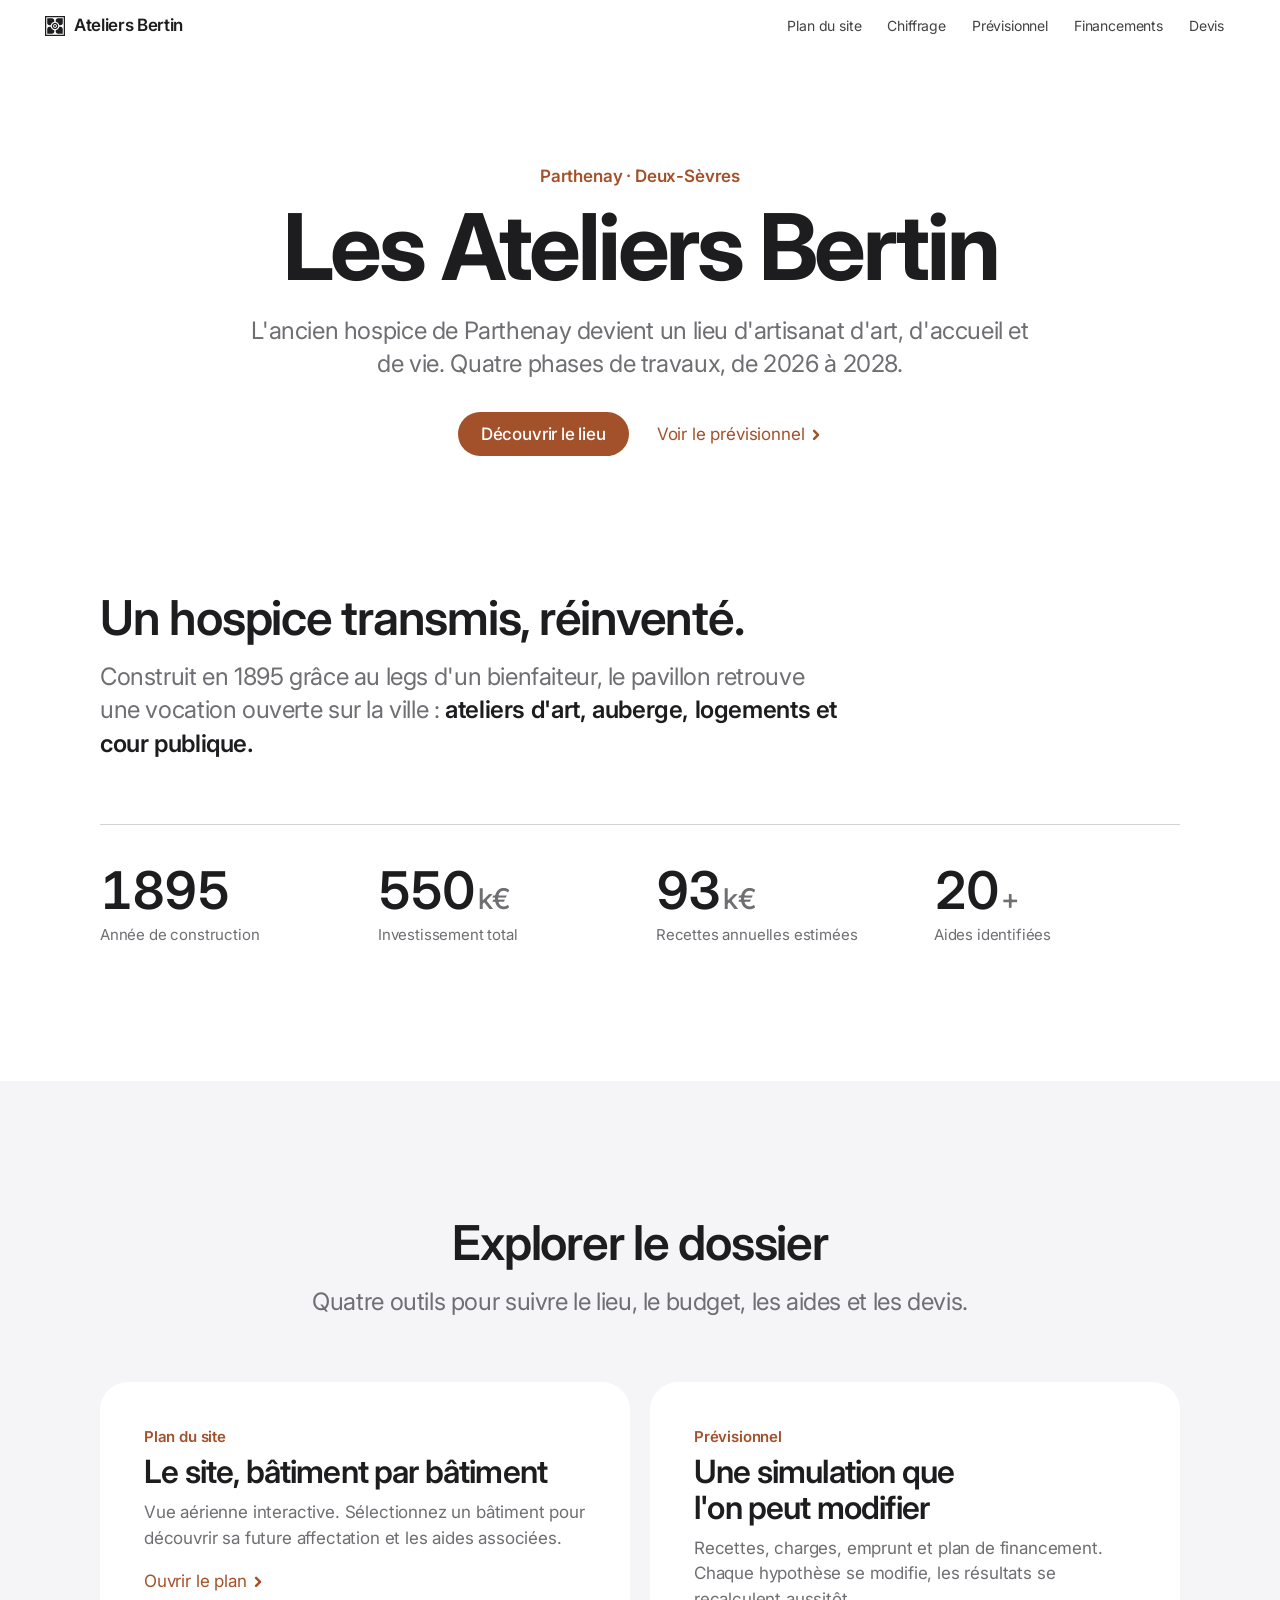
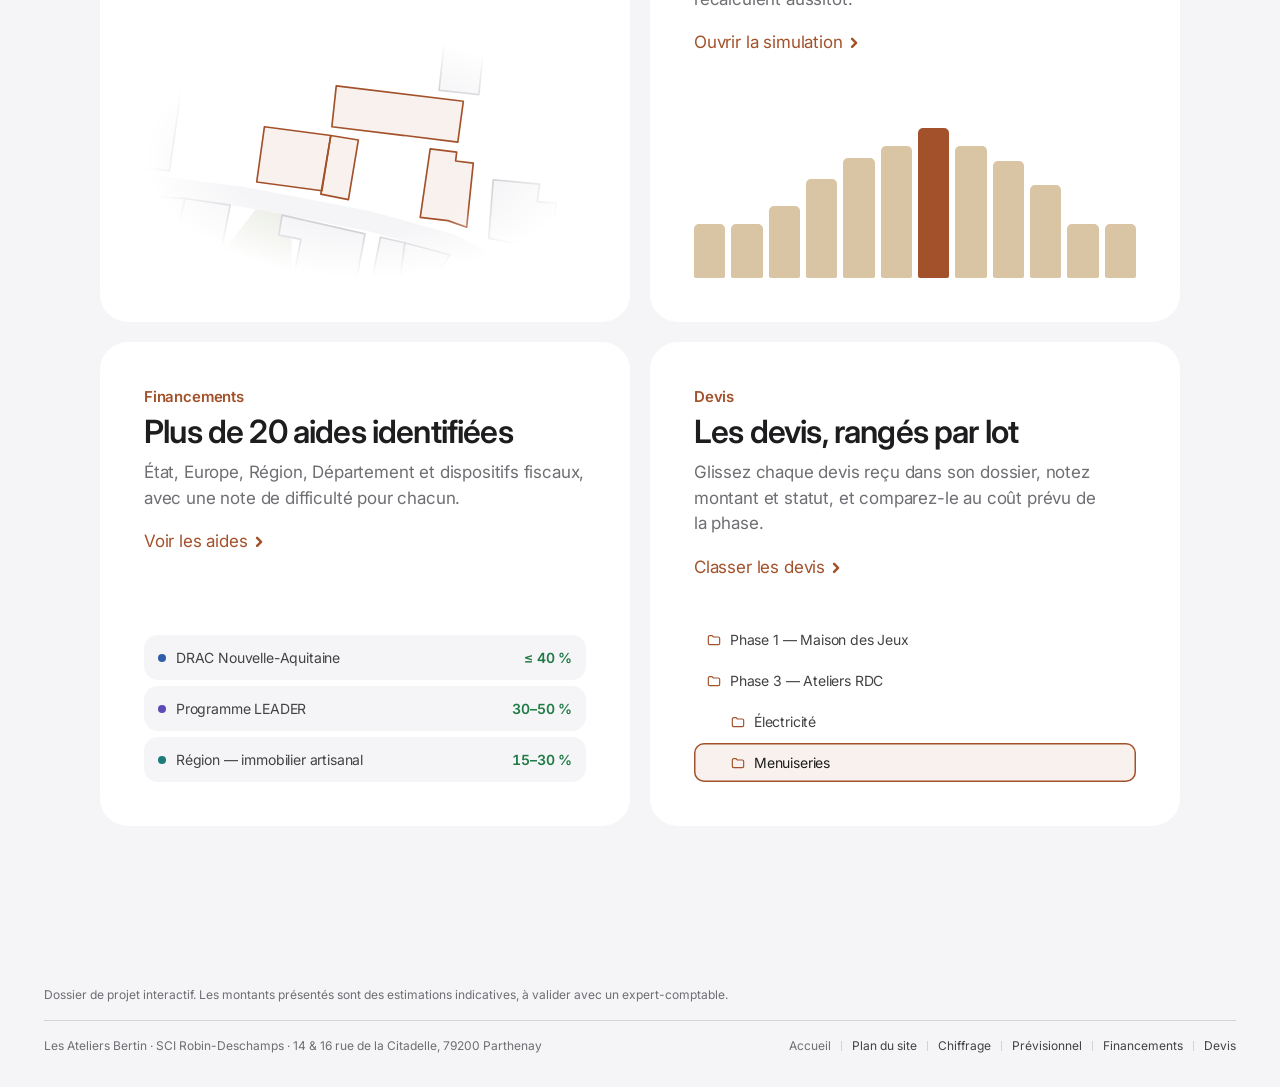
<file: Les_Ateliers_Bertin/index.html>
<!DOCTYPE html>
<html lang="fr">
<head>
<meta charset="UTF-8">
<meta name="viewport" content="width=device-width, initial-scale=1.0">
<meta name="theme-color" content="#FFFFFF">
<title>Les Ateliers Bertin — Parthenay</title>
<meta name="description" content="Reconversion de l'ancien hospice de Parthenay en lieu d'artisanat d'art, d'accueil et de vie.">
<script>document.documentElement.classList.add('js')</script>
<link rel="stylesheet" href="global.css">
<link rel="stylesheet" href="index.css">
<link rel="icon" href="logo.svg" type="image/svg+xml">
</head>
<body>
<div class="page">

<header class="site-header">
  <nav class="site-nav container container--wide" aria-label="Navigation principale">
    <a class="brand" href="index.html">
      <svg class="brand-mark" viewBox="0 0 550.47 550.47" aria-hidden="true"><path d="M200.71,469.57h-119.8v-119.8c0-31.15,25.25-56.39,56.39-56.39h32.08c3.8,22.4,14.53,42.42,29.92,57.8,15.39,15.39,35.41,26.12,57.8,29.92v32.08c0,31.15-25.25,56.39-56.39,56.39Z"/><path d="M291.74,258.73c4.41,4.41,6.830,10.27,6.83,16.51s-2.43,12.1-6.83,16.5-10.27,6.84-16.51,6.84-12.09-2.43-16.5-6.84-6.84-10.27-6.84-16.5,2.43-12.1,6.84-16.51,10.27-6.84,16.5-6.84,12.1,2.43,16.51,6.84Z"/><path d="M352.38,257.1c-3.41-14.61-10.86-27.64-21.12-37.9-10.25-10.25-23.290-17.7-37.89-21.11-5.82-1.38-11.9-2.1-18.14-2.1s-12.31.72-18.13,2.1c-29.21,6.83-52.19,29.81-59.02,59.02-1.37,5.82-2.09,11.89-2.09,18.13s.72,12.31,2.09,18.13c3.42,14.61,10.87,27.65,21.12,37.9s23.29,17.7,37.9,21.11c5.82,1.38,11.9,2.1,18.13,2.1s12.31-.72,18.13-2.09c14.61-3.41,27.65-10.87,37.9-21.12,10.26-10.25,17.71-23.3,21.13-37.91,1.37-5.81,2.09-11.89,2.09-18.12s-.73-12.32-2.1-18.14ZM309.41,309.42c-9.13,9.13-21.26,14.16-34.18,14.16s-25.05-5.03-34.18-14.16-14.16-21.27-14.16-34.18,5.03-25.06,14.16-34.19,21.27-14.16,34.18-14.16,25.05,5.03,34.18,14.16c9.14,9.13,14.16,21.27,14.16,34.19s-5.02,25.05-14.16,34.18Z"/><path d="M169.38,257.1h-32.08c-31.15,0-56.39-25.25-56.39-56.39v-119.8h119.8c31.15,0,56.39,25.25,56.39,56.39v32.08c-44.78,7.6-80.12,42.94-87.72,87.72Z"/><path d="M413.17,257.1h-32.08c-3.8-22.4-14.53-42.42-29.920-57.8-15.39-15.39-35.41-26.12-57.8-29.92v-32.08c0-31.15,25.25-56.39,56.39-56.390h119.8v119.8c0,31.15-25.25,56.39-56.39,56.39Z"/><path d="M469.1,470.03l-119.8-.75c-31.14-.2-56.23-25.6-56.04-56.75l.2-32.08c22.41-3.66,42.51-14.27,57.99-29.55,15.48-15.29,26.34-35.25,30.28-57.61l32.08.2c31.14.2,56.23,25.6,56.04,56.75l-.75,119.8Z"/><rect x="40.76" y="40.76" width="468.94" height="468.94" fill="none" stroke="currentColor" stroke-width="31"/></svg>
      Ateliers Bertin
    </a>
    <ul class="nav-menu" id="nav-menu">
      <li><a href="plan.html">Plan du site</a></li>
      <li><a href="chiffrage.html">Chiffrage</a></li>
      <li><a href="pavillon-bertin.html">Prévisionnel</a></li>
      <li><a href="financements.html">Financements</a></li>
      <li><a href="devis.html">Devis</a></li>
    </ul>
    <button class="nav-toggle" type="button" aria-label="Ouvrir le menu" aria-expanded="false" aria-controls="nav-menu"><span></span><span></span></button>
  </nav>
</header>

<main>

  <!-- HERO -->
  <section class="hero">
    <div class="container hero-inner">
      <p class="eyebrow au">Parthenay · Deux-Sèvres</p>
      <h1 class="display au d1">Les Ateliers Bertin</h1>
      <p class="lead hero-lead au d2">L'ancien hospice de Parthenay devient un lieu d'artisanat d'art, d'accueil et de vie. Quatre phases de travaux, de 2026 à 2028.</p>
      <div class="hero-actions au d3">
        <a class="btn btn-primary" href="plan.html">Découvrir le lieu</a>
        <a class="link" href="pavillon-bertin.html">Voir le prévisionnel <svg class="icon" viewBox="0 0 12 12" aria-hidden="true"><path d="M4.5 2.5 8 6l-3.5 3.5"/></svg></a>
      </div>
    </div>
  </section>

  <!-- LE PROJET EN CHIFFRES -->
  <section class="section">
    <div class="container">
      <div class="section-head reveal">
        <h2 class="title-2">Un hospice transmis, réinventé.</h2>
        <p class="lead">Construit en 1895 grâce au legs d'un bienfaiteur, le pavillon retrouve une vocation ouverte sur la ville&nbsp;: <strong>ateliers d'art, auberge, logements et cour publique.</strong></p>
      </div>
      <div class="figures reveal d1">
        <div class="figure">
          <p class="stat-value">1895</p>
          <p class="stat-label">Année de construction</p>
        </div>
        <div class="figure">
          <p class="stat-value">550<span class="stat-unit">k€</span></p>
          <p class="stat-label">Investissement total</p>
        </div>
        <div class="figure">
          <p class="stat-value">93<span class="stat-unit">k€</span></p>
          <p class="stat-label">Recettes annuelles estimées</p>
        </div>
        <div class="figure">
          <p class="stat-value">20<span class="stat-unit">+</span></p>
          <p class="stat-label">Aides identifiées</p>
        </div>
      </div>
    </div>
  </section>

  <!-- MODULES DU DOSSIER -->
  <section class="section section--gray">
    <div class="container">
      <div class="section-head section-head--center reveal">
        <h2 class="title-2">Explorer le dossier</h2>
        <p class="lead">Quatre outils pour suivre le lieu, le budget, les aides et les devis.</p>
      </div>

      <div class="tiles">

        <a class="tile reveal" href="plan.html">
          <div>
            <p class="tile-kicker">Plan du site</p>
            <h3 class="tile-title">Le site, bâtiment par bâtiment</h3>
            <p class="tile-desc">Vue aérienne interactive. Sélectionnez un bâtiment pour découvrir sa future affectation et les aides associées.</p>
            <span class="link">Ouvrir le plan <svg class="icon" viewBox="0 0 12 12" aria-hidden="true"><path d="M4.5 2.5 8 6l-3.5 3.5"/></svg></span>
          </div>
          <svg class="mini-plan" viewBox="0 0 400 220" aria-hidden="true">
            <path class="mp-green" d="M73 272L89 286L129 272L144 253L133 225L134 155L107 150L63 207L38 213L13 203L6 210L1 252L-21 260L-4 280L15 285L59 267Z"/>
            <path class="mp-road" d="M-47 129L87 146L202 168L278 189L296 198L306 205L325 207L408 226L447 238"/>
            <path class="mp-road" d="M71 303L203 282L223 275L240 265L252 251L291 214L306 205"/>
            <path class="mp-bld" d="M267 50L303 54L315 -64L280 -68Z"/>
            <path class="mp-bld" d="M366 37L401 41L404 7L369 4Z"/>
            <path class="mp-bld" d="M333 188L352 193L353 180L370 184L373 152L356 151L358 135L316 131L312 184Z"/>
            <path class="mp-bld" d="M232 217L258 226L277 199L236 188Z"/>
            <path class="mp-bld" d="M214 183L198 263L224 256L232 217L236 188Z"/>
            <path class="mp-bld" d="M181 238L189 239L200 180L125 163L122 181L142 185L136 217L183 225Z"/>
            <path class="mp-bld" d="M-18 118L23 123L38 19L33 18L44 -55L-29 -63L-32 -25L5 -19L2 0L-34 -5L-38 26L-6 31L-7 42L-26 40L-29 61L-20 62L-20 69L-12 71Z"/>
            <path class="mp-bld" d="M24 208L44 212L46 201L68 205L78 154L37 148Z"/>
            <path class="mp-bld" d="M16 207L24 208L37 148L-38 143L-43 196L-37 197L-35 182L18 195Z"/>
            <!-- ensemble Bertin : pavillon, annexe, chapelle, sacristie -->
            <path class="mp-bld is-key" d="M236 91L284 97L289 60L174 46L170 83Z"/>
            <path class="mp-bld is-key" d="M275 168L292 174L298 116L282 114L283 106L259 103L250 165Z"/>
            <path class="mp-bld is-key" d="M161 141L169 91L109 83L102 133Z"/>
            <path class="mp-bld is-key" d="M160 144L185 149L194 95L169 91Z"/>
          </svg>
        </a>

        <a class="tile reveal d1" href="pavillon-bertin.html">
          <div>
            <p class="tile-kicker">Prévisionnel</p>
            <h3 class="tile-title">Une simulation que l'on peut modifier</h3>
            <p class="tile-desc">Recettes, charges, emprunt et plan de financement. Chaque hypothèse se modifie, les résultats se recalculent aussitôt.</p>
            <span class="link">Ouvrir la simulation <svg class="icon" viewBox="0 0 12 12" aria-hidden="true"><path d="M4.5 2.5 8 6l-3.5 3.5"/></svg></span>
          </div>
          <div class="mini-bars" aria-hidden="true">
            <i style="--h:36%"></i><i style="--h:36%"></i><i style="--h:48%"></i><i style="--h:66%"></i>
            <i style="--h:80%"></i><i style="--h:88%"></i><i class="is-peak" style="--h:100%"></i><i style="--h:88%"></i>
            <i style="--h:78%"></i><i style="--h:62%"></i><i style="--h:36%"></i><i style="--h:36%"></i>
          </div>
        </a>

        <a class="tile reveal" href="financements.html">
          <div>
            <p class="tile-kicker">Financements</p>
            <h3 class="tile-title">Plus de 20 aides identifiées</h3>
            <p class="tile-desc">État, Europe, Région, Département et dispositifs fiscaux, avec une note de difficulté pour chacun.</p>
            <span class="link">Voir les aides <svg class="icon" viewBox="0 0 12 12" aria-hidden="true"><path d="M4.5 2.5 8 6l-3.5 3.5"/></svg></span>
          </div>
          <ul class="mini-aides" aria-hidden="true">
            <li><i style="--tone:var(--cat-etat)"></i><span>DRAC Nouvelle-Aquitaine</span><b>≤ 40 %</b></li>
            <li><i style="--tone:var(--cat-europe)"></i><span>Programme LEADER</span><b>30–50 %</b></li>
            <li><i style="--tone:var(--cat-region)"></i><span>Région — immobilier artisanal</span><b>15–30 %</b></li>
          </ul>
        </a>

        <a class="tile reveal d1" href="devis.html">
          <div>
            <p class="tile-kicker">Devis</p>
            <h3 class="tile-title">Les devis, rangés par lot</h3>
            <p class="tile-desc">Glissez chaque devis reçu dans son dossier, notez montant et statut, et comparez-le au coût prévu de la phase.</p>
            <span class="link">Classer les devis <svg class="icon" viewBox="0 0 12 12" aria-hidden="true"><path d="M4.5 2.5 8 6l-3.5 3.5"/></svg></span>
          </div>
          <ul class="mini-tree" aria-hidden="true">
            <li><svg class="icon" viewBox="0 0 24 24"><path d="M3.5 7.5a2 2 0 0 1 2-2h3.6l2 2h7.4a2 2 0 0 1 2 2V17a2 2 0 0 1-2 2h-13a2 2 0 0 1-2-2z"/></svg>Phase 1 — Maison des Jeux</li>
            <li><svg class="icon" viewBox="0 0 24 24"><path d="M3.5 7.5a2 2 0 0 1 2-2h3.6l2 2h7.4a2 2 0 0 1 2 2V17a2 2 0 0 1-2 2h-13a2 2 0 0 1-2-2z"/></svg>Phase 3 — Ateliers RDC</li>
            <li class="is-child"><svg class="icon" viewBox="0 0 24 24"><path d="M3.5 7.5a2 2 0 0 1 2-2h3.6l2 2h7.4a2 2 0 0 1 2 2V17a2 2 0 0 1-2 2h-13a2 2 0 0 1-2-2z"/></svg>Électricité</li>
            <li class="is-child is-drop"><svg class="icon" viewBox="0 0 24 24"><path d="M3.5 7.5a2 2 0 0 1 2-2h3.6l2 2h7.4a2 2 0 0 1 2 2V17a2 2 0 0 1-2 2h-13a2 2 0 0 1-2-2z"/></svg>Menuiseries</li>
          </ul>
        </a>

      </div>
    </div>
  </section>

</main>

<footer class="site-footer">
  <div class="container container--wide">
    <p class="footer-note">Dossier de projet interactif. Les montants présentés sont des estimations indicatives, à valider avec un expert-comptable.</p>
    <div class="footer-bottom">
      <p>Les Ateliers Bertin · SCI Robin-Deschamps · 14 &amp; 16 rue de la Citadelle, 79200 Parthenay</p>
      <ul class="footer-links">
        <li><a href="index.html">Accueil</a></li>
        <li><a href="plan.html">Plan du site</a></li>
        <li><a href="chiffrage.html">Chiffrage</a></li>
        <li><a href="pavillon-bertin.html">Prévisionnel</a></li>
        <li><a href="financements.html">Financements</a></li>
        <li><a href="devis.html">Devis</a></li>
      </ul>
    </div>
  </div>
</footer>

</div>

<script src="global.js"></script>
</body>
</html>
</file>
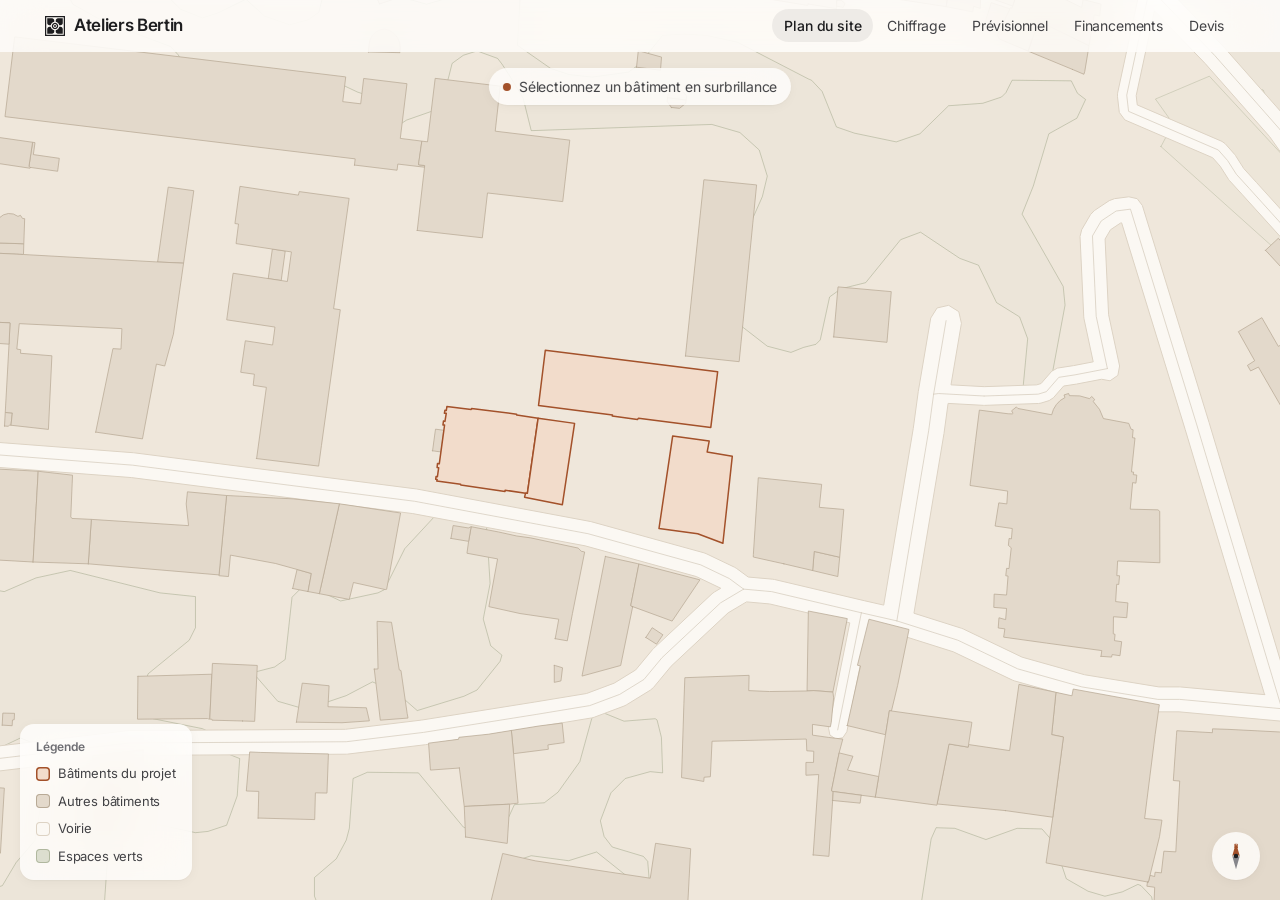
<file: Les_Ateliers_Bertin/plan.html>
<!DOCTYPE html>
<html lang="fr">
<head>
<meta charset="UTF-8">
<meta name="viewport" content="width=device-width, initial-scale=1.0">
<meta name="theme-color" content="#EFE7DB">
<title>Plan du site — Les Ateliers Bertin</title>
<meta name="description" content="Plan interactif du site du Pavillon Bertin à Parthenay : bâtiments, affectations et aides associées.">
<script>document.documentElement.classList.add('js')</script>
<link rel="stylesheet" href="global.css">
<link rel="stylesheet" href="plan.css">
<link rel="icon" href="logo.svg" type="image/svg+xml">
</head>
<body>

<header class="site-header">
  <nav class="site-nav container container--wide" aria-label="Navigation principale">
    <a class="brand" href="index.html">
      <svg class="brand-mark" viewBox="0 0 550.47 550.47" aria-hidden="true"><path d="M200.71,469.57h-119.8v-119.8c0-31.15,25.25-56.39,56.39-56.39h32.08c3.8,22.4,14.53,42.42,29.92,57.8,15.39,15.39,35.41,26.12,57.8,29.92v32.08c0,31.15-25.25,56.39-56.39,56.39Z"/><path d="M291.74,258.73c4.41,4.41,6.830,10.27,6.83,16.51s-2.43,12.1-6.83,16.5-10.27,6.84-16.51,6.84-12.09-2.43-16.5-6.84-6.84-10.27-6.84-16.5,2.43-12.1,6.84-16.51,10.27-6.84,16.5-6.84,12.1,2.43,16.51,6.84Z"/><path d="M352.38,257.1c-3.41-14.61-10.86-27.64-21.12-37.9-10.25-10.25-23.290-17.7-37.89-21.11-5.82-1.38-11.9-2.1-18.14-2.1s-12.31.72-18.13,2.1c-29.21,6.83-52.19,29.81-59.02,59.02-1.37,5.82-2.09,11.89-2.09,18.13s.72,12.31,2.09,18.13c3.42,14.61,10.87,27.65,21.12,37.9s23.29,17.7,37.9,21.11c5.82,1.38,11.9,2.1,18.13,2.1s12.31-.72,18.13-2.09c14.61-3.41,27.65-10.87,37.9-21.12,10.26-10.25,17.71-23.3,21.13-37.91,1.37-5.81,2.09-11.89,2.09-18.12s-.73-12.32-2.1-18.14ZM309.41,309.42c-9.13,9.13-21.26,14.16-34.18,14.16s-25.05-5.03-34.18-14.16-14.16-21.27-14.16-34.18,5.03-25.06,14.16-34.19,21.27-14.16,34.18-14.16,25.05,5.03,34.18,14.16c9.14,9.13,14.16,21.27,14.16,34.19s-5.02,25.05-14.16,34.18Z"/><path d="M169.38,257.1h-32.08c-31.15,0-56.39-25.25-56.39-56.39v-119.8h119.8c31.15,0,56.39,25.25,56.39,56.39v32.08c-44.78,7.6-80.12,42.94-87.72,87.72Z"/><path d="M413.17,257.1h-32.08c-3.8-22.4-14.53-42.42-29.920-57.8-15.39-15.39-35.41-26.12-57.8-29.92v-32.08c0-31.15,25.25-56.39,56.39-56.390h119.8v119.8c0,31.15-25.25,56.39-56.39,56.39Z"/><path d="M469.1,470.03l-119.8-.75c-31.14-.2-56.23-25.6-56.04-56.75l.2-32.08c22.41-3.66,42.51-14.27,57.99-29.55,15.48-15.29,26.34-35.25,30.28-57.61l32.08.2c31.14.2,56.23,25.6,56.04,56.75l-.75,119.8Z"/><rect x="40.76" y="40.76" width="468.94" height="468.94" fill="none" stroke="currentColor" stroke-width="31"/></svg>
      Ateliers Bertin
    </a>
    <ul class="nav-menu" id="nav-menu">
      <li><a href="plan.html">Plan du site</a></li>
      <li><a href="chiffrage.html">Chiffrage</a></li>
      <li><a href="pavillon-bertin.html">Prévisionnel</a></li>
      <li><a href="financements.html">Financements</a></li>
      <li><a href="devis.html">Devis</a></li>
    </ul>
    <button class="nav-toggle" type="button" aria-label="Ouvrir le menu" aria-expanded="false" aria-controls="nav-menu"><span></span><span></span></button>
  </nav>
</header>

<div class="map-wrap">

  <svg id="site-plan" viewBox="0 0 4476 4340" preserveAspectRatio="xMidYMid slice"
       xmlns="http://www.w3.org/2000/svg" xmlns:xlink="http://www.w3.org/1999/xlink"
       style="fill-rule:evenodd;clip-rule:evenodd;stroke-linecap:round;stroke-linejoin:round;stroke-miterlimit:10;">
    <g id="frame" transform="matrix(0,-1,1,0,-6.03,4288.03)">
      <g id="main-rect" transform="matrix(1.012563,0,0,1,-53.995126,-0)">
        <rect x="2" y="2" width="4296" height="4484.06" style="fill:white;"/>
      </g>
      <g id="map-rect" transform="matrix(1.440796,0,0,1.440796,-952.18603,-834.068404)">
        <rect x="100" y="78" width="4100" height="4088.06" style="fill:none;stroke:black;stroke-width:8px;"/>
      </g>
      <g id="map" transform="matrix(1.440796,0,0,1.440796,-805.22485,-718.804734)">
        <g>
          <g id="CANOPY">
            <path d="M1447.852,1456.767L1396.45,1515.728L1431.222,1629.114L1446.34,1660.862L1515.884,1716.799L1531.002,1721.335L1553.679,1694.122L1618.687,1675.98L1704.861,1692.61L1872.673,1682.028L1892.326,1580.736L1789.523,1485.491L1689.743,1435.601L1682.184,1420.483L1662.53,1329.774L1701.837,1246.624L1698.814,1239.065L1671.601,1211.852L1520.419,1195.222L1502.277,1169.521L1488.671,1116.608L1419.127,1177.08L1399.474,1245.112L1432.734,1343.38L1465.994,1406.877L1447.852,1456.767Z" style="fill:rgb(0,128,0);fill-opacity:0.1;stroke:rgb(0,254,0);stroke-width:1px;stroke-linecap:round;stroke-linejoin:round;stroke-miterlimit:10;"/>
            <path d="M2844.772,3592.965L2699.637,3750.195L2817.559,3819.738L2940.016,3857.534L3139.576,3722.982L3228.773,3704.84L3236.332,3656.462L3237.844,3650.415L3242.38,3547.611L3249.939,3517.375L3269.592,3491.674L3284.711,3482.603L3307.388,3397.941L3339.136,3156.05L3331.577,3143.956L3311.923,3136.396L3159.23,3284.555L3154.694,3320.838L3035.261,3428.177L2955.134,3478.067L2924.898,3503.768L2921.874,3511.327L2902.221,3568.776L2844.772,3592.965Z" style="fill:rgb(0,128,0);fill-opacity:0.1;stroke:rgb(0,254,0);stroke-width:1px;stroke-linecap:round;stroke-linejoin:round;stroke-miterlimit:10;"/>
            <path d="M2155.383,2983.703L2155.383,3036.616L2159.918,3041.152L2185.619,3051.735L2380.643,3088.018L2425.998,3083.483L2601.369,2983.703L2669.401,3010.916L2796.393,3048.711L2834.189,3116.743L2879.543,3137.908L2894.662,3118.255L2924.898,3103.136L2926.41,2959.514L2896.173,2944.396L2885.591,2933.813L2870.473,2888.458L2864.425,2805.308L2796.393,2735.765L2776.74,2678.316L2797.905,2577.024L2813.023,2533.181L2899.197,2498.409L2926.41,2472.708L2929.433,2465.149L3018.631,2292.802L3035.261,2217.211L3038.284,2164.297L3035.261,2111.384L2964.205,2053.935L2946.063,2028.234L2933.969,1940.548L2940.016,1884.611L2955.134,1839.257L3011.072,1759.13L3124.458,1765.178L3180.395,1739.477L3181.907,1722.847L3145.623,1659.35L3110.852,1538.405L3132.017,1462.814L3150.159,1435.601L3230.285,1415.948L3240.868,1350.939L3237.844,1343.38L3225.75,1329.774L3181.907,1299.538L3091.198,1276.86L3073.056,1251.159L3060.962,1205.805L3082.127,1145.332L3122.946,1099.978L3089.686,1031.946L3077.592,994.15L3098.757,941.237L3151.671,888.323L3166.789,782.496L3168.301,661.55L3141.088,664.574L3110.852,679.692L3070.032,752.26L3008.048,917.048L2988.394,935.189L2947.575,962.402L2941.528,1037.993L2938.504,1113.584L2884.079,1189.175L2879.543,1245.112L2906.756,1264.766L2924.898,1313.144L2897.685,1370.593L2882.567,1415.948L2855.354,1432.578L2802.441,1447.696L2829.653,1490.027L2850.819,1550.499L2876.52,1576.2L2936.992,1592.83L2967.229,1600.389L2986.882,1627.602L2997.465,1660.862L2979.323,1710.752L2965.717,1721.335L2935.481,1740.988L2882.567,1772.737L2803.953,1792.39L2819.071,2230.817L2799.417,2298.849L2757.086,2345.716L2693.59,2365.369L2643.7,2353.275L2537.873,2306.408L2332.265,2301.873L2327.73,2304.897L2280.864,2365.369L2265.745,2422.818L2277.84,2453.055L2285.399,2483.291L2295.982,2493.874L2400.297,2516.551L2419.951,2543.764L2435.069,2604.237L2539.384,2688.898L2557.526,2737.276L2494.03,2832.521L2477.4,2877.876L2386.691,2921.718L2351.919,2977.656L2299.005,2997.309L2155.383,2983.703Z" style="fill:rgb(0,128,0);fill-opacity:0.1;stroke:rgb(0,254,0);stroke-width:1px;stroke-linecap:round;stroke-linejoin:round;stroke-miterlimit:10;"/>
            <path d="M1261.898,220.1L1255.851,257.895L1260.386,333.486L1269.457,419.66L1273.993,434.778L1329.93,552.7L1310.276,601.078L1292.135,610.149L1317.835,817.268L1319.347,1034.969L1340.513,1019.851L1352.607,994.15L1376.796,874.717L1402.497,855.063L1437.269,844.48L1485.647,862.622L1567.285,962.402L1597.522,977.52L1673.113,977.52L1682.184,891.347L1736.609,673.645L1718.467,590.495L1685.207,513.392L1697.302,446.872L1704.861,416.636L1723.003,389.423L1822.783,356.163L1874.184,375.817L1964.894,375.817L1933.145,334.998L1918.027,304.761L1875.696,307.785L1834.877,318.368L1679.16,276.037L1645.9,241.265L1603.569,259.407L1562.75,271.501L1452.387,227.659L1428.198,194.399L1269.457,223.123L1261.898,220.1Z" style="fill:rgb(0,128,0);fill-opacity:0.1;stroke:rgb(0,254,0);stroke-width:1px;stroke-linecap:round;stroke-linejoin:round;stroke-miterlimit:10;"/>
            <path d="M758.463,174.745L726.715,347.092L756.951,455.943L815.912,533.046L770.557,599.566L743.345,717.488L821.959,749.236L1109.205,768.89L1127.346,796.102L1137.929,833.898L1119.787,886.811L1100.134,977.52L1103.157,1007.757L1118.276,1053.111L1189.331,1078.812L1280.04,1084.859L1292.135,1054.623L1319.347,1034.969L1317.835,817.268L1292.135,610.149L1252.827,631.314L1178.748,604.101L1080.48,587.471L1027.566,542.117L971.629,508.857L956.511,463.502L951.976,457.455L973.141,410.589L1021.519,330.462L1071.409,312.321L1180.26,321.391L1225.615,331.974L1252.827,351.628L1269.457,419.66L1260.386,333.486L1255.851,257.895L1261.898,220.1L1234.685,211.029L1201.425,177.769L1189.331,82.524L1210.496,34.146L1221.079,22.051L1267.503,-0L1120.554,-0L1115.252,6.933L790.211,87.06L743.345,121.831L758.463,174.745Z" style="fill:rgb(0,128,0);fill-opacity:0.1;stroke:rgb(0,254,0);stroke-width:1px;stroke-linecap:round;stroke-linejoin:round;stroke-miterlimit:10;"/>
            <path d="M646.588,3314.791L611.816,3348.051L690.431,3435.736L705.549,3482.603L746.368,3482.603L758.463,3467.485L775.093,3331.421L800.794,3304.208L858.243,3286.066L921.739,3302.696L944.416,3298.161L971.629,3272.46L974.653,3264.901L956.511,3227.106L945.928,3184.775L958.023,3143.956L988.259,3091.042L1074.433,3062.317L1109.205,3032.081L1110.716,2971.608L1083.504,2896.017L1110.716,2820.426L1112.228,2775.072L1085.016,2762.977L858.243,2728.206L843.125,2731.229L817.424,2758.442L826.495,2902.065L808.353,2968.585L781.14,3009.404L704.037,3032.081L717.644,3075.924L646.588,3314.791Z" style="fill:rgb(0,128,0);fill-opacity:0.1;stroke:rgb(0,254,0);stroke-width:1px;stroke-linecap:round;stroke-linejoin:round;stroke-miterlimit:10;"/>
            <path d="M388.067,1606.437L383.532,1662.374L410.745,1682.028L433.422,1757.618L533.202,1774.248L598.21,1759.13L646.588,1777.272L666.242,1804.485L676.825,1849.839L657.171,1970.785L622.399,2004.045L549.832,2226.282L770.557,2300.361L846.148,2304.897L858.243,2289.778L859.755,2214.187L799.282,2138.597L781.14,2088.707L800.794,2040.328L849.172,1994.974L831.03,1964.738L818.936,1926.942L862.778,1851.351L905.109,1727.382L954.999,1709.24L988.259,1719.823L1029.078,1747.036L1044.196,1792.39L1032.102,1883.099L1053.267,1951.131L974.653,2049.399L974.653,2079.636L1030.59,2075.1L1042.685,2064.518L1065.362,1988.927L1091.063,1969.273L1128.858,1960.202L1196.89,1985.903L1231.662,2020.675L1248.292,2081.147L1245.268,2111.384L1331.442,2108.36L1373.773,2097.777L1376.796,2093.242L1370.749,2017.651L1390.403,1969.273L1414.592,1949.619L1272.481,1910.312L1198.402,1857.398L1172.701,1824.138L1168.166,1751.571L1112.228,1725.87L1094.086,1675.98L1113.74,1627.602L1245.268,1518.751L1246.78,1394.782L1231.662,1360.01L1110.716,1350.939L1081.992,1343.38L1036.637,1319.191L991.283,1266.278L945.928,1266.278L877.896,1293.49L824.983,1272.325L784.164,1223.947L758.463,1148.356L778.116,1095.442L883.944,1066.718L899.062,1036.481L900.574,960.89L873.361,945.772L820.447,985.079L772.069,1004.733L699.502,974.497L681.36,989.615L634.494,1184.639L564.95,1343.38L465.17,1485.491L415.28,1518.751L388.067,1606.437Z" style="fill:rgb(0,128,0);fill-opacity:0.1;stroke:rgb(0,254,0);stroke-width:1px;stroke-linecap:round;stroke-linejoin:round;stroke-miterlimit:10;"/>
          </g>
          <g id="GREEN_AREAS">
            <path d="M-0,2563.844L-0,3985.852L15.001,4047.208L18.401,4084.058L500.926,4084.058L527.692,3951.715L562.304,3780.316L610.945,3343.848L487.845,2609.864L438.807,2062.886L353.64,1524.137L242.741,1237.861L692.285,1064.409L735.076,666.293L750.01,200.406L742.309,0L-0,0L-0,1277.351L141.698,1653.717L155.005,1780.328L73.09,2306.274L19.598,2425.061L0.012,2563.698L-0,2563.844Z" style="fill:rgb(0,128,0);fill-opacity:0.1;stroke:rgb(0,254,0);stroke-width:1px;stroke-linecap:round;stroke-linejoin:round;stroke-miterlimit:10;"/>
            <path d="M2765.331,3320.782L2462.368,3658.46L2530.2,3782.527L2646.819,3706.482L2936.154,3438.246L2895.486,3342.341L2880.728,3307.365L2820.968,3349.976L2765.331,3320.782Z" style="fill:rgb(0,128,0);fill-opacity:0.1;stroke:rgb(0,254,0);stroke-width:1px;stroke-linecap:round;stroke-linejoin:round;stroke-miterlimit:10;"/>
          </g>
          <g id="ROADS_OUTLINES">
            <path d="M1226.638,256.902L1225.669,259.706L1230.204,335.297L1230.361,337.051L1287.609,819.143L1290.623,1343.554L1290.842,1347.011L1313.519,1534.477L1313.677,1535.604L1357.519,1810.754L1378.71,1939.415L1380.233,1945.118L1407.446,2017.685L1410.006,2022.915L1446.29,2081.876L1452.75,2089.312L1504.189,2131.934L1633.681,2270.254L1660.272,2314.975L1655.282,2371.115L1609.367,2565.578L1354.076,2513.977L1337.043,2517.31L1327.356,2531.712L1330.689,2548.745L1345.091,2558.432L1599.115,2609.778L1588.981,2654.214L1576.874,2673.594L1580.055,2687.364L1539.099,2816.838L1470.474,2960.054L1468.637,2964.926L1424.794,3120.643L1424.061,3123.946L1393.825,3308.388L1393.426,3313.279L1393.426,3364.813L1370.875,3611.377L1370.83,3611.924L1361.759,3735.893L1361.745,3740.111L1366.281,3808.143L1368.414,3817.454L1399.63,3894.752L1448.737,4059.325L1438.775,4062.372L1425.383,4073.414L1424.36,4084.058L1522.055,4084.058L1517.212,4065.733L1511.531,4058.277L1457.172,3876.101L1456.221,3874.931L1456.235,3873.424L1426.298,3799.294L1422.225,3738.198L1429.621,3637.117L2096.027,3437.488L2622.35,3275.66L2638.897,3263.111L2643.446,3242.848L2638.91,3208.077L2634.086,3195.215L2609.897,3158.932L2599.974,3149.586L2563.691,3128.421L2547.05,3124.335L2352.026,3133.405L2347.095,3134.044L2242.906,3156.37L2233.669,3108.341L2227.686,3069.452L2220.153,3055.788L2190.27,3029.802L2187.014,3019.219L2182.617,2891.712L2187.029,2811.186L2336.532,2836.525L2364.732,2830.077L2380.112,2805.577L2373.664,2777.377L2349.164,2761.997L2170.769,2731.761L2169.532,2731.572L2080.913,2719.556L1652.444,2647.91L1663.259,2600.49L1714.634,2382.9L1715.325,2378.629L1720.62,2319.06L1741.271,2291.121L1744.233,2286.194L1777.493,2216.65L1779.36,2211.656L1854.951,1938.017L1855.527,1935.525L1934.142,1515.24L1934.412,1513.52L2022.098,828.667L2022.255,827.133L2082.651,37.449L2087.407,4.293L2086.31,-0L2026.931,-0L2022.649,29.853L2022.431,31.84L1962.017,821.752L1874.54,1504.977L1796.321,1923.148L1721.783,2192.974L1693.388,2252.346L1683.984,2236.53L1680.068,2231.319L1547.028,2089.208L1544.246,2086.589L1495.176,2045.931L1463.041,1993.713L1437.897,1926.661L1417.226,1801.161L1373.486,1526.65L1351.085,1341.472L1348.071,817.094L1347.861,813.702L1290.516,330.795L1286.204,258.927L1299.316,156.939L1329.244,5.876L1328.07,-0L1268.76,-0L1239.797,146.192L1239.468,148.212L1225.861,254.039L1226.638,256.902ZM1435.172,3572.326L1453.773,3368.947L1453.899,3366.193L1453.899,3315.741L1483.463,3135.401L1526.138,2983.83L1594.553,2841.051L1596.114,2837.105L1632.759,2721.259L2069.023,2794.208L2070.178,2794.383L2141.994,2804.121L2137.275,2890.241L2137.254,2892.263L2141.79,3023.792L2142.779,3029.679L2148.826,3049.333L2155.62,3059.776L2184.122,3084.56L2188.906,3115.656L2189.051,3116.49L2200.629,3176.7L2196.873,3197.157L2210.012,3216.207L2232.773,3220.387L2357.327,3193.697L2540.936,3185.157L2563.461,3198.296L2579.858,3222.891L2580.18,3225.36L2078.569,3379.59L1435.172,3572.326Z" style="fill:rgb(223,223,233);stroke:rgb(100,100,100);stroke-width:0.4px;stroke-linecap:round;stroke-linejoin:round;stroke-miterlimit:10;"/>
            <path d="M2128.603,4070.167L2127.424,4084.058L2194.193,4084.058L2219.379,4054.375L2330.508,3982.726L2331.678,3981.932L2505.447,3858.027L2576.384,3808.221L2686.717,3731.138L2825.935,3632.778L2828.48,3630.767L3006.875,3473.538L3007.856,3472.634L3169.791,3316.697L3174.348,3313.279L3177.415,3310.641L3333.839,3156.7L3339.672,3173.47L3285.312,3459.959L3237.015,3683.332L3236.334,3689.407L3234.822,3834.541L3243.185,3855.734L3330.68,3947.395L3333.128,3995.146L3336.623,4007.783L3362.324,4056.161L3365.415,4060.864L3383.971,4084.058L3454.924,4084.058L3455.936,4076.102L3441.766,4057.805L3439.271,4056.379L3414.402,4025.294L3393.178,3985.342L3390.498,3933.088L3385.976,3923.578L3382.173,3913.759L3295.42,3822.874L3296.772,3693.109L3344.5,3472.363L3344.653,3471.609L3400.591,3176.805L3399.442,3161.235L3377.437,3097.969L3383.396,3037.39L3452.535,3049.774L3710.536,3108.616L3727.543,3105.771L3868.443,3018.265L3919.82,3003.774L4016.039,3016.508L4089.194,3039.524L4096,3038.924L4096,2994.119L4027.772,2972.654L4023.941,2971.804L3921.138,2958.198L3912.006,2958.853L3853.045,2975.483L3847.237,2978.045L3711.533,3062.324L3462.1,3005.436L3461.056,3005.223L3388.105,2992.158L3409.98,2795.28L3420.423,2713.227L3451.999,2543.318L3510.533,2237.143L3563.975,2083.179L3621.963,2099.456L3698.259,2125.368L3769.627,2168.189L3848.107,2228.119L3970.833,2391.754L4058.707,2573.361L4066.458,2608.906L4079.665,2627.909L4096,2630.848L4096,2511.594L4023.994,2362.782L4020.966,2357.81L3893.973,2188.487L3888.135,2182.598L3804.985,2119.101L3802.191,2117.205L3726.6,2071.85L3720.767,2069.147L3640.64,2041.935L3639.089,2041.454L3581.677,2025.338L3625.353,1862.194L3625.735,1860.594L3719.467,1414.613L3748.257,1277.858L3988.813,1260.19L4096,1250.448L4096,1220.638L4094.631,1220.211L3986.468,1230.044L3755.152,1247.034L3772.276,1171.687L3772.507,1170.575L3891.732,536.722L3904.008,490.683L3966.359,504.993L4088.649,546.897L4096,546.436L4096,501.472L3979.939,461.703L3977.661,461.053L3927.935,449.641L3938.633,435.687L4019.734,341.069L4023.376,335.769L4096,201.415L4096,104.084L4083.968,104.283L4067.878,120.916L4060.027,140.792L3971.715,304.169L3892.182,396.958L3887.931,402.428L3750.97,79.78L3750.479,78.684L3713.323,0L3651.917,0L3652.543,12.911L3695.54,103.963L3848.474,464.24L3833.01,522.232L3832.51,524.433L3713.181,1158.838L3690.526,1258.537L3662.853,1389.987L3563.229,1378.266L3365.886,1352.657L3345.327,1348.251L3333.947,1350.341L3327.377,1359.866L3329.467,1371.247L3338.992,1377.817L3360.157,1382.352L3361.38,1382.562L3559.428,1408.263L3656.604,1419.696L3566.724,1847.35L3519.184,2024.929L3443.843,2007.459L3443.173,2007.32L3344.904,1989.178L3179.442,1961.367L3170.928,1952.856L3153.572,1952.859L3141.301,1965.134L3141.304,1982.49L3210.696,2149.937L3289.172,2359.709L3312.073,2416.22L3314.293,2420.387L3355.112,2480.86L3392.192,2534.166L3360.811,2703.027L3360.543,2704.734L3349.904,2788.363L3325.715,3006.065L3317.677,3087.76L3136.442,3266.117L3135.032,3267.175L2894.895,3215.518L2887.527,3215.16L2848.22,3219.696L2829.99,3233.256L2738.269,3446.286L2717.713,3464.424L2685.95,3484.636L2682.835,3487.021L2648.104,3518.732L2537.782,3618.475L2534.413,3622.292L2502.665,3667.646L2500.051,3672.578L2475.862,3736.074L2474.493,3741.853L2467.478,3810.829L2297.145,3932.284L2182.841,4005.98L2176.17,4011.83L2133.839,4061.72L2130.038,4067.391L2128.603,4070.167ZM2516.576,3776.323L2519.311,3749.421L2541.433,3691.352L2570.1,3650.4L2678.562,3552.338L2711.962,3521.843L2743.56,3501.735L2746.389,3499.607L2772.09,3476.93L2777.915,3468.893L2866.457,3263.247L2889.012,3260.645L3094.838,3304.921L2966.39,3428.612L2789.714,3584.326L2652.019,3681.611L2541.721,3758.668L2516.576,3776.323ZM3195.467,1994.721L3339.534,2018.934L3437.346,2036.991L3510.136,2053.87L3452.682,2219.391L3451.548,2223.628L3404.093,2471.854L3392.615,2455.354L3353.213,2396.98L3331.543,2343.529L3253.037,2133.674L3252.747,2132.938L3195.467,1994.721Z" style="fill:rgb(223,223,233);stroke:rgb(100,100,100);stroke-width:0.4px;stroke-linecap:round;stroke-linejoin:round;stroke-miterlimit:10;"/>
          </g>
          <g id="ROADS">
            <path d="M3346.695,3101.625L3370.884,3171.168L3314.947,3465.973L3266.569,3689.722L3265.057,3834.856" style="fill:none;fill-rule:nonzero;stroke:rgb(50,50,50);stroke-width:0.4px;stroke-linecap:round;stroke-linejoin:round;stroke-miterlimit:10;"/>
            <path d="M3355.766,3009.404L3457.058,3027.546L3715.579,3086.506L3859.201,2997.309L3918.162,2980.679L4020.966,2994.286L4096,3017.892" style="fill:none;fill-rule:nonzero;stroke:rgb(50,50,50);stroke-width:0.4px;stroke-linecap:round;stroke-linejoin:round;stroke-miterlimit:10;"/>
            <path d="M3355.766,3009.404L3379.955,2791.702L3390.538,2708.552L3422.286,2537.717" style="fill:none;fill-rule:nonzero;stroke:rgb(50,50,50);stroke-width:0.4px;stroke-linecap:round;stroke-linejoin:round;stroke-miterlimit:10;"/>
            <path d="M3355.766,3009.404L3346.695,3101.625" style="fill:none;fill-rule:nonzero;stroke:rgb(50,50,50);stroke-width:0.4px;stroke-linecap:round;stroke-linejoin:round;stroke-miterlimit:10;"/>
            <path d="M3544.743,2046.376L3440.428,2022.187L3342.16,2004.045L3162.253,1973.808" style="fill:none;fill-rule:nonzero;stroke:rgb(50,50,50);stroke-width:0.4px;stroke-linecap:round;stroke-linejoin:round;stroke-miterlimit:10;"/>
            <path d="M1614.152,2679.827L1567.285,2827.986L1497.742,2973.12L1453.899,3128.837L1423.663,3313.279L1423.663,3366.193L1400.985,3614.131" style="fill:none;fill-rule:nonzero;stroke:rgb(50,50,50);stroke-width:0.4px;stroke-linecap:round;stroke-linejoin:round;stroke-miterlimit:10;"/>
            <path d="M2226.438,3190.822L2353.431,3163.609L2548.455,3154.538L2584.739,3175.704L2608.928,3211.987L2613.463,3246.759L2087.351,3408.524L1400.985,3614.131" style="fill:none;fill-rule:nonzero;stroke:rgb(50,50,50);stroke-width:0.4px;stroke-linecap:round;stroke-linejoin:round;stroke-miterlimit:10;"/>
            <path d="M3422.286,2537.717L3373.908,2468.173L3333.089,2407.7L3310.412,2351.763L3231.797,2141.62L3162.253,1973.808" style="fill:none;fill-rule:nonzero;stroke:rgb(50,50,50);stroke-width:0.4px;stroke-linecap:round;stroke-linejoin:round;stroke-miterlimit:10;"/>
            <path d="M2487.983,3833.344L2497.053,3744.147L2521.243,3680.651L2552.991,3635.296L2663.353,3535.516L2698.125,3503.768L2731.385,3482.603L2757.086,3459.925L2850.819,3242.224L2890.126,3237.688L3150.159,3293.625" style="fill:none;fill-rule:nonzero;stroke:rgb(50,50,50);stroke-width:0.4px;stroke-linecap:round;stroke-linejoin:round;stroke-miterlimit:10;"/>
            <path d="M3150.159,3293.625L3156.206,3289.09L3346.695,3101.625" style="fill:none;fill-rule:nonzero;stroke:rgb(50,50,50);stroke-width:0.4px;stroke-linecap:round;stroke-linejoin:round;stroke-miterlimit:10;"/>
            <path d="M2057.477,-0L2052.579,34.146L1992.106,824.827L1904.421,1509.68L1825.806,1929.966L1750.215,2203.605L1716.955,2273.148L1691.255,2307.92" style="fill:none;fill-rule:nonzero;stroke:rgb(50,50,50);stroke-width:0.4px;stroke-linecap:round;stroke-linejoin:round;stroke-miterlimit:10;"/>
            <path d="M1633.805,2593.654L1614.152,2679.827" style="fill:none;fill-rule:nonzero;stroke:rgb(50,50,50);stroke-width:0.4px;stroke-linecap:round;stroke-linejoin:round;stroke-miterlimit:10;"/>
            <path d="M2164.454,2769.025L2342.848,2799.261" style="fill:none;fill-rule:nonzero;stroke:rgb(50,50,50);stroke-width:0.4px;stroke-linecap:round;stroke-linejoin:round;stroke-miterlimit:10;"/>
            <path d="M3422.286,2537.717L3481.247,2229.306L3544.743,2046.376" style="fill:none;fill-rule:nonzero;stroke:rgb(50,50,50);stroke-width:0.4px;stroke-linecap:round;stroke-linejoin:round;stroke-miterlimit:10;"/>
            <path d="M1691.255,2307.92L1685.207,2375.952L1633.805,2593.654" style="fill:none;fill-rule:nonzero;stroke:rgb(50,50,50);stroke-width:0.4px;stroke-linecap:round;stroke-linejoin:round;stroke-miterlimit:10;"/>
            <path d="M1633.805,2593.654L1349.584,2536.205" style="fill:none;fill-rule:nonzero;stroke:rgb(50,50,50);stroke-width:0.4px;stroke-linecap:round;stroke-linejoin:round;stroke-miterlimit:10;"/>
            <path d="M2164.454,2769.025L2075.256,2756.93L1614.152,2679.827" style="fill:none;fill-rule:nonzero;stroke:rgb(50,50,50);stroke-width:0.4px;stroke-linecap:round;stroke-linejoin:round;stroke-miterlimit:10;"/>
            <path d="M1255.851,257.895L1260.386,333.486L1317.835,817.268L1320.859,1343.38L1343.536,1530.846L1387.379,1805.997L1408.545,1934.501L1435.757,2007.068L1472.041,2066.029L1524.955,2109.872L1657.995,2251.983L1691.255,2307.92" style="fill:none;fill-rule:nonzero;stroke:rgb(50,50,50);stroke-width:0.4px;stroke-linecap:round;stroke-linejoin:round;stroke-miterlimit:10;"/>
            <path d="M2226.438,3190.822L2211.32,3112.207L2205.273,3072.9L2170.501,3042.664L2164.454,3023.01L2159.918,2891.482" style="fill:none;fill-rule:nonzero;stroke:rgb(50,50,50);stroke-width:0.4px;stroke-linecap:round;stroke-linejoin:round;stroke-miterlimit:10;"/>
            <path d="M2159.918,2891.482L2165.965,2781.119L2164.454,2769.025" style="fill:none;fill-rule:nonzero;stroke:rgb(50,50,50);stroke-width:0.4px;stroke-linecap:round;stroke-linejoin:round;stroke-miterlimit:10;"/>
            <path d="M3342.16,1363.034L3363.325,1367.569L3561.373,1393.27L3689.878,1408.389" style="fill:none;fill-rule:nonzero;stroke:rgb(50,50,50);stroke-width:0.4px;stroke-linecap:round;stroke-linejoin:round;stroke-miterlimit:10;"/>
            <path d="M2487.983,3833.344L2559.038,3783.455L2669.401,3706.352L2808.488,3608.084L2986.882,3450.855L3150.159,3293.625" style="fill:none;fill-rule:nonzero;stroke:rgb(50,50,50);stroke-width:0.4px;stroke-linecap:round;stroke-linejoin:round;stroke-miterlimit:10;"/>
          </g>
          <g id="BUILDINGS">
            <path d="M879.257,1882.495L840.252,2170.798L898.004,2172.915L901.178,2170.949L1061.28,2179.416L1074.433,2094.149L989.62,2081.299L1031.8,1802.368L1049.639,1722.998L915.843,1690.494L879.257,1882.495Z" style="fill:rgb(240,240,240);stroke:rgb(0,0,70);stroke-width:0.5px;stroke-linecap:round;stroke-linejoin:round;stroke-miterlimit:10;"/>
            <path d="M888.63,3302.243L872.605,3744.298L914.634,3739.763L984.026,3739.914L986.143,3698.49L1208.531,3707.108L1211.252,3722.831L1333.861,3730.239L1337.036,3646.786L1343.234,3646.786L1344.595,3607.932L1350.944,3483.359L1352.154,3445.866L1342.78,3445.714L1347.618,3359.238L1335.07,3358.331L1226.673,3350.772L1225.463,3366.344L1053.57,3356.819L1055.233,3327.793L1002.621,3321.745L1004.133,3306.476L993.702,3305.418L996.725,3294.23L979.944,3290.148L980.398,3288.032L970.269,3286.52L967.547,3305.569L888.63,3302.243Z" style="fill:rgb(240,240,240);stroke:rgb(0,0,70);stroke-width:0.5px;stroke-linecap:round;stroke-linejoin:round;stroke-miterlimit:10;"/>
            <path d="M980.398,3288.032L979.944,3290.148L996.725,3294.23L1090.307,3317.21L1130.521,3323.257L1134.603,3281.077L1338.094,3306.627L1410.661,3316.907L1448.759,3107.823L1432.431,3104.648L1440.746,3065.946L1338.094,3055.514L1332.349,3084.088L1137.627,3058.235L1026.811,3041.908L980.398,3288.032Z" style="fill:rgb(240,240,240);stroke:rgb(0,0,70);stroke-width:0.5px;stroke-linecap:round;stroke-linejoin:round;stroke-miterlimit:10;"/>
            <path d="M1153.652,2943.791L1137.627,3058.235L1332.349,3084.088L1338.094,3055.514L1440.746,3065.946L1460.098,2976.144L1299.391,2953.466L1314.056,2853.838L1307.706,2852.931L1315.417,2806.367L1169.828,2777.491L1153.652,2943.791Z" style="fill:rgb(240,240,240);stroke:rgb(0,0,70);stroke-width:0.5px;stroke-linecap:round;stroke-linejoin:round;stroke-miterlimit:10;"/>
            <path d="M1528.129,3175.25L1526.315,3200.951L1532.362,3202.312L1529.641,3221.361L1563.657,3225.443L1566.227,3207.905L1581.497,3209.417L1582.857,3205.033L1624.281,3205.487L1621.862,3237.688L1657.843,3240.561L1661.018,3210.778L1703.047,3213.348L1702.593,3218.337L1723.759,3220.302L1723.91,3213.65L1759.589,3215.616L1755.204,3318.117L1880.081,3317.815L1883.709,3313.581L1885.372,3246.154L1949.775,3252.05L1948.415,3260.063L1968.068,3262.18L1969.127,3253.562L1975.325,3254.469L1975.779,3249.178L2058.022,3257.795L2058.777,3251.597L2078.129,3253.26L2079.489,3248.12L2093.549,3242.677L2105.19,3181.146L2127.565,3171.622L2146.463,3156.504L2151.754,3159.83L2158.86,3152.573L2153.568,3147.584L2160.22,3123.546L2160.825,3098.752L2166.117,3096.636L2162.488,3085.448L2156.29,3087.867L2149.033,3076.226L2139.206,3066.853L2127.565,3059.747L2114.412,3055.514L2129.682,2973.574L2133.461,2969.794L2124.088,2958.304L2118.041,2961.781L2116.529,2959.967L2116.831,2949.838L2125.751,2879.992L2049.253,2870.468L1942.821,2857.315L1929.215,2948.78L1898.071,2946.663L1900.641,2927.161L1844.402,2918.241L1838.354,2959.967L1813.258,2957.851L1814.165,2952.106L1797.384,2950.443L1791.488,2957.397L1741.144,2951.955L1741.749,2946.059L1723.607,2944.093L1723.003,2949.687L1676.892,2946.059L1679.16,2915.973L1646.958,2915.066L1644.388,2946.059L1617.175,2943.791L1621.711,2927.614L1596.917,2925.8L1594.801,2941.977L1574.693,2938.953L1560.331,3042.361L1550.807,3112.207L1542.038,3177.216L1528.129,3175.25Z" style="fill:rgb(240,240,240);stroke:rgb(0,0,70);stroke-width:0.5px;stroke-linecap:round;stroke-linejoin:round;stroke-miterlimit:10;"/>
            <path d="M1360.015,2559.336L1337.943,2652.312L1396.299,2661.686L1395.543,2666.675L1457.376,2681.642L1593.289,2709.308L1618.234,2612.098L1506.51,2584.129L1504.847,2591.537L1360.015,2559.336Z" style="fill:rgb(240,240,240);stroke:rgb(0,0,70);stroke-width:0.5px;stroke-linecap:round;stroke-linejoin:round;stroke-miterlimit:10;"/>
            <path d="M1444.979,2477.849L1441.351,2524.564L1619.746,2559.487L1638.19,2464.998L1444.072,2461.823L1444.979,2477.849Z" style="fill:rgb(240,240,240);stroke:rgb(0,0,70);stroke-width:0.5px;stroke-linecap:round;stroke-linejoin:round;stroke-miterlimit:10;"/>
            <path d="M1497.137,1411.412L1373.168,1426.077L1378.308,1493.353L1389.647,1491.236L1493.66,1476.269L1495.172,1472.187L1610.826,1453.29L1613.094,1418.215L1497.591,1420.634L1497.137,1411.412Z" style="fill:rgb(240,240,240);stroke:rgb(0,0,70);stroke-width:0.5px;stroke-linecap:round;stroke-linejoin:round;stroke-miterlimit:10;"/>
            <path d="M1506.057,1848.328L1464.935,1848.328L1468.413,1864.504L1500.312,1868.435L1505.301,1852.107L1506.057,1848.328Z" style="fill:rgb(240,240,240);stroke:rgb(0,0,70);stroke-width:0.5px;stroke-linecap:round;stroke-linejoin:round;stroke-miterlimit:10;"/>
            <path d="M1770.474,1972.297L1480.205,1915.603L1505.906,2009.487L1648.772,2038.665L1651.04,2033.828L1752.332,2053.784L1753.239,2050.306L1770.474,1972.297Z" style="fill:rgb(240,240,240);stroke:rgb(0,0,70);stroke-width:0.5px;stroke-linecap:round;stroke-linejoin:round;stroke-miterlimit:10;"/>
            <path d="M1573.937,2070.565L1557.61,2096.568L1580.438,2111.989L1597.673,2085.985L1573.937,2070.565Z" style="fill:rgb(240,240,240);stroke:rgb(0,0,70);stroke-width:0.5px;stroke-linecap:round;stroke-linejoin:round;stroke-miterlimit:10;"/>
            <path d="M1648.772,2038.665L1613.698,2134.363L1713.781,2201.791L1752.332,2053.784L1651.04,2033.828L1648.772,2038.665Z" style="fill:rgb(240,240,240);stroke:rgb(0,0,70);stroke-width:0.5px;stroke-linecap:round;stroke-linejoin:round;stroke-miterlimit:10;"/>
            <path d="M1736.307,2475.43L1721.793,2536.507L1768.66,2541.043L1782.719,2479.209L1736.307,2475.43Z" style="fill:rgb(240,240,240);stroke:rgb(0,0,70);stroke-width:0.5px;stroke-linecap:round;stroke-linejoin:round;stroke-miterlimit:10;"/>
            <path d="M1570.914,1850.595L1565.774,1879.925L1632.294,1892.473L1781.359,1922.104L1783.173,1914.092L1790.883,1906.23L1815.677,1791.181L1820.213,1757.316L1829.888,1713.473L1842.739,1646.651L1807.211,1640.453L1778.335,1636.371L1764.578,1710.752L1648.772,1689.587L1631.991,1765.178L1618.234,1859.213L1570.914,1850.595Z" style="fill:rgb(240,240,240);stroke:rgb(0,0,70);stroke-width:0.5px;stroke-linecap:round;stroke-linejoin:round;stroke-miterlimit:10;"/>
            <path d="M1692.766,1213.364L1685.358,1250.706L1729.201,1258.87L1739.028,1224.098L1692.766,1213.364Z" style="fill:rgb(240,240,240);stroke:rgb(0,0,70);stroke-width:0.5px;stroke-linecap:round;stroke-linejoin:round;stroke-miterlimit:10;"/>
            <path d="M1680.218,1278.221L1666.158,1350.788L1707.28,1360.917L1690.196,1438.02L1690.801,1441.497L1875.999,1475.362L1898.374,1326.75L1720.886,1287.292L1689.592,1280.186L1680.218,1278.221Z" style="fill:rgb(240,240,240);stroke:rgb(0,0,70);stroke-width:0.5px;stroke-linecap:round;stroke-linejoin:round;stroke-miterlimit:10;"/>
            <path d="M1685.358,1250.706L1680.218,1278.221L1689.592,1280.186L1720.886,1287.292L1898.374,1326.75L1910.317,1214.573L1918.481,1052.96L1725.724,1034.667L1723.759,1034.516L1721.793,1057.647L1773.8,1062.333L1753.541,1171.487L1739.028,1224.098L1729.201,1258.87L1685.358,1250.706Z" style="fill:rgb(240,240,240);stroke:rgb(0,0,70);stroke-width:0.5px;stroke-linecap:round;stroke-linejoin:round;stroke-miterlimit:10;"/>
            <path d="M1752.634,2405.584L1736.307,2475.43L1782.719,2479.209L1768.66,2541.043L1884.616,2551.021L1889.756,2491.606L1945.542,2497.351L1961.568,2343.448L1775.009,2331.505L1769.113,2331.353L1752.634,2405.584Z" style="fill:rgb(240,240,240);stroke:rgb(0,0,70);stroke-width:0.5px;stroke-linecap:round;stroke-linejoin:round;stroke-miterlimit:10;"/>
            <path d="M1825.504,2196.499L1802.675,2257.577L2013.876,2280.405L2024.006,2219.328L2050.614,2224.317L2063.162,2135.724L1838.354,2102.464L1825.504,2196.499Z" style="fill:rgb(240,240,240);stroke:rgb(0,0,70);stroke-width:0.5px;stroke-linecap:round;stroke-linejoin:round;stroke-miterlimit:10;"/>
            <path d="M1814.316,1597.517L1807.211,1640.453L1842.739,1646.651L1839.715,1639.697L1845.611,1602.808L1814.316,1597.517Z" style="fill:rgb(240,240,240);stroke:rgb(0,0,70);stroke-width:0.5px;stroke-linecap:round;stroke-linejoin:round;stroke-miterlimit:10;"/>
            <path d="M1752.634,717.337L1725.724,1034.667L1918.481,1052.96L1927.4,958.018L1897.92,954.994L1845.309,960.739L1860.578,724.744L1752.634,717.337Z" style="fill:rgb(240,240,240);stroke:rgb(0,0,70);stroke-width:0.5px;stroke-linecap:round;stroke-linejoin:round;stroke-miterlimit:10;"/>
            <path d="M1840.773,151.463L1720.584,169.151L1729.352,237.183L1845.309,220.251L1848.937,251.999L1816.282,256.383L1814.77,295.539L1800.861,299.168L1794.814,488.598L1762.461,487.54L1757.019,583.389L1977.29,595.786L1984.698,459.723L1935.413,461.839L1933.297,499.332L1866.777,495.25L1870.556,301.435L1936.925,293.725L1995.13,288.131L2000.875,204.528L1920.9,204.528L1922.109,181.548L1845.46,189.863L1840.773,151.463Z" style="fill:rgb(240,240,240);stroke:rgb(0,0,70);stroke-width:0.5px;stroke-linecap:round;stroke-linejoin:round;stroke-miterlimit:10;"/>
            <path d="M1757.019,583.389L1752.634,717.337L1860.578,724.744L1862.846,677.576L1866.625,674.854L1967.766,679.088L1977.29,595.786L1757.019,583.389Z" style="fill:rgb(240,240,240);stroke:rgb(0,0,70);stroke-width:0.5px;stroke-linecap:round;stroke-linejoin:round;stroke-miterlimit:10;"/>
            <path d="M1361.225,508.403L1359.713,532.592L1373.622,533.348L1374.377,537.581L1389.798,538.337L1390.403,509.915L1361.225,508.403Z" style="fill:rgb(240,240,240);stroke:rgb(0,0,70);stroke-width:0.5px;stroke-linecap:round;stroke-linejoin:round;stroke-miterlimit:10;"/>
            <path d="M1479.6,837.828L1375.587,836.77L1377.099,1006.698L1375.889,1010.176L1375.738,1012.292L1463.575,1016.374L1484.74,1017.432L1479.6,837.828Z" style="fill:rgb(240,240,240);stroke:rgb(0,0,70);stroke-width:0.5px;stroke-linecap:round;stroke-linejoin:round;stroke-miterlimit:10;"/>
            <path d="M1371.203,1091.965L1370.296,1121.143L1506.057,1127.493L1511.046,1018.642L1484.74,1017.432L1463.575,1016.374L1375.738,1012.292L1375.436,1017.432L1373.168,1017.584L1371.203,1091.965Z" style="fill:rgb(240,240,240);stroke:rgb(0,0,70);stroke-width:0.5px;stroke-linecap:round;stroke-linejoin:round;stroke-miterlimit:10;"/>
            <path d="M1368.481,1222.435L1366.97,1333.1L1371.505,1399.62L1403.253,1392.363L1405.823,1299.084L1456.772,1301.805L1463.121,1236.646L1368.481,1222.435Z" style="fill:rgb(240,240,240);stroke:rgb(0,0,70);stroke-width:0.5px;stroke-linecap:round;stroke-linejoin:round;stroke-miterlimit:10;"/>
            <path d="M1348.223,1744.163L1291.832,1749.455L1302.566,1833.965L1313.149,1832.907L1318.743,1872.365L1366.214,1867.528L1359.108,1811.288L1348.223,1744.163Z" style="fill:rgb(240,240,240);stroke:rgb(0,0,70);stroke-width:0.5px;stroke-linecap:round;stroke-linejoin:round;stroke-miterlimit:10;"/>
            <path d="M1186.61,2627.367L1166.805,2776.886L1169.828,2777.491L1315.417,2806.367L1307.706,2852.931L1314.056,2853.838L1367.877,2862.001L1368.633,2858.827L1395.543,2666.675L1396.299,2661.686L1337.943,2652.312L1236.348,2635.682L1186.61,2627.367Z" style="fill:rgb(240,240,240);stroke:rgb(0,0,70);stroke-width:0.5px;stroke-linecap:round;stroke-linejoin:round;stroke-miterlimit:10;"/>
            <path d="M1046.162,2476.639L1042.685,2514.888L1178.295,2523.959L1200.065,2525.32L1201.879,2521.087L1293.798,2539.682L1327.209,2548.602L1331.442,2513.225L1336.884,2475.127L1362.888,2474.976L1356.992,2518.365L1368.179,2520.633L1427.442,2526.378L1441.351,2524.564L1444.979,2477.849L1444.072,2461.823L1442.712,2370.661L1444.979,2320.317L1482.019,2321.224L1476.274,2165.205L1413.08,2162.937L1233.778,2157.192L1228.638,2187.731L1224.405,2211.164L1234.685,2211.92L1235.895,2227.189L1322.069,2231.271L1327.36,2460.009L1298.938,2461.219L1297.728,2478.151L1270.667,2477.546L1270.667,2459.102L1239.523,2459.102L1241.186,2490.094L1046.162,2476.639Z" style="fill:rgb(240,240,240);stroke:rgb(0,0,70);stroke-width:0.5px;stroke-linecap:round;stroke-linejoin:round;stroke-miterlimit:10;"/>
            <path d="M1190.994,2593.2L1186.61,2627.367L1236.348,2635.682L1252.071,2560.091L1285.634,2573.244L1293.798,2539.682L1201.879,2521.087L1200.065,2525.32L1190.994,2593.2Z" style="fill:rgb(240,240,240);stroke:rgb(0,0,70);stroke-width:0.5px;stroke-linecap:round;stroke-linejoin:round;stroke-miterlimit:10;"/>
            <path d="M1257.06,1617.926L1163.781,1629.87L1169.375,1740.081L1171.794,1760.491L1291.832,1749.455L1348.223,1744.163L1339.152,1688.831L1331.593,1617.019L1326.755,1615.81L1317.382,1543.243L1252.071,1547.778L1257.06,1617.926Z" style="fill:rgb(240,240,240);stroke:rgb(0,0,70);stroke-width:0.5px;stroke-linecap:round;stroke-linejoin:round;stroke-miterlimit:10;"/>
            <path d="M1135.661,1129.458L1131.882,1266.882L1196.89,1268.545L1196.285,1296.665L1291.227,1300.142L1294.856,1136.11L1296.065,1109.049L1201.274,1100.885L1200.367,1131.121L1135.661,1129.458Z" style="fill:rgb(240,240,240);stroke:rgb(0,0,70);stroke-width:0.5px;stroke-linecap:round;stroke-linejoin:round;stroke-miterlimit:10;"/>
            <path d="M1064.606,324.566L1050.395,504.17L1208.229,513.695L1221.533,328.648L1064.606,324.566Z" style="fill:rgb(240,240,240);stroke:rgb(0,0,70);stroke-width:0.5px;stroke-linecap:round;stroke-linejoin:round;stroke-miterlimit:10;"/>
            <path d="M1051.604,717.488L1046.464,798.824L1258.572,813.488L1256.002,848.26L1301.659,850.981L1286.843,728.222L1051.907,713.708L1051.604,717.488Z" style="fill:rgb(240,240,240);stroke:rgb(0,0,70);stroke-width:0.5px;stroke-linecap:round;stroke-linejoin:round;stroke-miterlimit:10;"/>
            <path d="M1178.295,2523.959L1171.794,2590.63L1190.994,2593.2L1200.065,2525.32L1178.295,2523.959Z" style="fill:rgb(240,240,240);stroke:rgb(0,0,70);stroke-width:0.5px;stroke-linecap:round;stroke-linejoin:round;stroke-miterlimit:10;"/>
            <path d="M1089.702,1633.045L1074.13,1734.185L1169.375,1740.081L1163.781,1629.87L1089.702,1633.045Z" style="fill:rgb(240,240,240);stroke:rgb(0,0,70);stroke-width:0.5px;stroke-linecap:round;stroke-linejoin:round;stroke-miterlimit:10;"/>
            <path d="M2720.5,1363.336L2707.952,1466.745L2722.919,1468.559L2715.209,1533.416L2719.291,1533.869L2721.256,1518.902L2778.554,1526.915L2785.206,1474.606L2917.944,1490.783L2930.643,1385.711L2869.112,1378.455L2874.403,1334.914L2934.422,1342.171L3031.632,538.64L2837.968,515.206L2735.467,1365.151L2720.5,1363.336Z" style="fill:rgb(240,240,240);stroke:rgb(0,0,70);stroke-width:0.5px;stroke-linecap:round;stroke-linejoin:round;stroke-miterlimit:10;"/>
            <path d="M2883.625,2123.327L2878.183,2168.379L2887.707,2169.74L2901.465,2158.401L2904.035,2137.085L2892.999,2124.839L2883.625,2123.327Z" style="fill:rgb(240,240,240);stroke:rgb(0,0,70);stroke-width:0.5px;stroke-linecap:round;stroke-linejoin:round;stroke-miterlimit:10;"/>
            <path d="M2860.343,2132.398L2858.076,2152.354L2870.321,2167.321L2878.183,2168.379L2883.625,2123.327L2875.31,2122.118L2860.343,2132.398Z" style="fill:rgb(240,240,240);stroke:rgb(0,0,70);stroke-width:0.5px;stroke-linecap:round;stroke-linejoin:round;stroke-miterlimit:10;"/>
            <path d="M2561.759,1515.728L2543.92,1673.713L2652.771,1686.261L2631.756,1868.888L2780.973,1885.972L2802.743,1705.007L2912.047,1717.253L2930.945,1559.268L2776.891,1540.673L2778.554,1526.915L2728.362,1519.658L2721.256,1518.902L2719.291,1533.869L2561.759,1515.728Z" style="fill:rgb(240,240,240);stroke:rgb(0,0,70);stroke-width:0.5px;stroke-linecap:round;stroke-linejoin:round;stroke-miterlimit:10;"/>
            <path d="M2714.906,575.982L2705.382,642.955L2736.828,647.037L2745.899,583.994L2774.926,588.076L2775.833,582.18L2717.628,573.411L2714.906,575.982Z" style="fill:rgb(240,240,240);stroke:rgb(0,0,70);stroke-width:0.5px;stroke-linecap:round;stroke-linejoin:round;stroke-miterlimit:10;"/>
            <path d="M2731.083,453.978L2712.79,575.679L2714.906,575.982L2717.628,573.411L2775.833,582.18L2792.916,462.595L2731.083,453.978Z" style="fill:rgb(240,240,240);stroke:rgb(0,0,70);stroke-width:0.5px;stroke-linecap:round;stroke-linejoin:round;stroke-miterlimit:10;"/>
            <path d="M2485.261,885.602L2482.389,948.645L2658.213,973.438L2666.982,911.303L2485.261,885.602Z" style="fill:rgb(240,240,240);stroke:rgb(0,0,70);stroke-width:0.5px;stroke-linecap:round;stroke-linejoin:round;stroke-miterlimit:10;"/>
            <path d="M2257.128,2166.716L2243.219,2297.035L2672.273,2339.366L2684.972,2211.466L2257.128,2166.716Z" style="fill:rgb(240,240,240);stroke:rgb(0,0,70);stroke-width:0.5px;stroke-linecap:round;stroke-linejoin:round;stroke-miterlimit:10;"/>
            <path d="M2444.896,1154.101L2440.209,1185.547L2511.869,1195.373L2516.707,1164.079L2444.896,1154.101Z" style="fill:rgb(240,240,240);stroke:rgb(0,0,70);stroke-width:0.5px;stroke-linecap:round;stroke-linejoin:round;stroke-miterlimit:10;"/>
            <path d="M2507.031,486.331L2503.403,560.107L2529.406,560.863L2531.825,488.296L2507.031,486.331Z" style="fill:rgb(240,240,240);stroke:rgb(0,0,70);stroke-width:0.5px;stroke-linecap:round;stroke-linejoin:round;stroke-miterlimit:10;"/>
            <path d="M2346.476,353.593L2340.127,473.48L2507.031,486.331L2531.825,488.296L2529.406,560.863L2590.333,562.98L2590.786,557.84L2598.496,552.7L2595.926,546.652L2601.671,535.616L2602.881,523.219L2599.555,511.125L2592.147,501.147L2592.752,498.728L2575.668,490.261L2575.517,486.935L2599.252,486.482L2600.008,492.68L2607.114,492.227L2609.079,490.564L2608.777,484.365L2631.908,475.143L2636.443,481.039L2640.374,479.074L2642.944,476.353L2639.92,470.154L2650.654,463.653L2658.516,454.129L2665.621,457.455L2668.494,450.349L2663.051,446.419L2667.738,434.929L2665.924,422.532L2671.517,420.415L2670.459,411.042L2663.958,411.798L2656.853,400.157L2647.328,390.633L2648.386,386.702L2642.793,383.225L2639.618,385.795L2627.977,379.143L2615.429,374.759L2615.278,367.199L2604.997,367.048L2603.637,374.759L2529.86,362.059L2529.709,366.141L2353.733,353.593L2346.476,353.593Z" style="fill:rgb(240,240,240);stroke:rgb(0,0,70);stroke-width:0.5px;stroke-linecap:round;stroke-linejoin:round;stroke-miterlimit:10;"/>
            <path d="M2087.2,513.997L2086.444,522.766L2089.316,526.847L2089.014,529.72L2118.797,533.046L2120.006,515.811L2087.2,513.997Z" style="fill:rgb(240,240,240);stroke:rgb(0,0,70);stroke-width:0.5px;stroke-linecap:round;stroke-linejoin:round;stroke-miterlimit:10;"/>
            <path d="M2027.029,1552.918L2024.157,1573.177L2076.768,1580.282L2079.489,1560.024L2027.029,1552.918Z" style="fill:rgb(240,240,240);stroke:rgb(0,0,70);stroke-width:0.5px;stroke-linecap:round;stroke-linejoin:round;stroke-miterlimit:10;"/>
            <path d="M1924.226,1778.633L1923.772,1783.017L2106.097,1809.171L2113.656,1757.316L2115.924,1757.014L2129.379,1647.558L2127.112,1646.651L2134.368,1587.69L2124.995,1586.329L2125.297,1582.852L2118.192,1581.643L2117.89,1586.178L2098.387,1583.003L2099.294,1579.375L2089.77,1578.166L2089.619,1582.096L1995.281,1569.246L1995.886,1564.862L1986.664,1563.955L1985.605,1567.734L1964.289,1564.71L1964.44,1561.384L1957.788,1560.477L1957.334,1564.106L1953.706,1563.047L1945.996,1621.101L1944.03,1621.404L1928.308,1728.743L1931.331,1729.045L1924.226,1778.633Z" style="fill:rgb(240,240,240);stroke:rgb(0,0,70);stroke-width:0.5px;stroke-linecap:round;stroke-linejoin:round;stroke-miterlimit:10;"/>
            <path d="M1914.399,1776.214L1896.257,1867.981L2093.549,1897.613L2106.097,1809.171L1923.772,1783.017L1924.226,1778.633L1914.399,1776.214Z" style="fill:rgb(240,240,240);stroke:rgb(0,0,70);stroke-width:0.5px;stroke-linecap:round;stroke-linejoin:round;stroke-miterlimit:10;"/>
            <path d="M2106.249,2052.877L2083.722,2228.247L2218.879,2244.877L2271.037,1826.557L2136.636,1810.079L2113.808,1989.683L2111.238,1988.927L2102.771,2050.155L2106.249,2052.877Z" style="fill:rgb(240,240,240);stroke:rgb(0,0,70);stroke-width:0.5px;stroke-linecap:round;stroke-linejoin:round;stroke-miterlimit:10;"/>
            <path d="M2072.384,735.327L2055.905,848.865L2237.474,882.729L2232.788,902.837L2310.193,924.002L2482.389,948.645L2485.261,885.602L2503.403,560.107L2507.031,486.331L2340.127,473.48L2337.405,527.452L2285.701,525.033L2120.006,515.811L2118.797,533.046L2089.014,529.72L2078.885,620.58L2257.582,629.046L2263.629,552.851L2272.246,553.455L2273.909,543.931L2335.591,549.827L2323.497,798.975L2273.758,796.707L2274.967,777.205L2072.384,735.327Z" style="fill:rgb(240,240,240);stroke:rgb(0,0,70);stroke-width:0.5px;stroke-linecap:round;stroke-linejoin:round;stroke-miterlimit:10;"/>
            <path d="M2301.575,303.401L2285.701,525.033L2337.405,527.452L2340.127,473.48L2346.476,353.593L2353.733,353.593L2354.943,335.905L2356.757,306.576L2301.575,303.401Z" style="fill:rgb(240,240,240);stroke:rgb(0,0,70);stroke-width:0.5px;stroke-linecap:round;stroke-linejoin:round;stroke-miterlimit:10;"/>
            <path d="M2008.132,1125.83L1989.839,1276.407L2039.426,1283.21L2369.305,1329.018L2371.875,1312.69L2639.618,1350.486L2656.097,1229.389L2647.479,1227.273L2668.796,1085.464L2578.54,1073.218L2577.331,1081.987L2529.86,1075.94L2509.602,1210.34L2437.941,1200.514L2457.897,1068.834L2344.813,1053.262L2327.276,1170.428L2283.736,1164.683L2294.016,1098.466L2217.518,1087.278L2212.832,1120.538L2185.921,1117.515L2180.932,1149.565L2008.132,1125.83Z" style="fill:rgb(240,240,240);stroke:rgb(0,0,70);stroke-width:0.5px;stroke-linecap:round;stroke-linejoin:round;stroke-miterlimit:10;"/>
            <path d="M2303.39,2526.378L2290.237,2655.79L2413.299,2666.221L2424.789,2536.961L2303.39,2526.378Z" style="fill:rgb(240,240,240);stroke:rgb(0,0,70);stroke-width:0.5px;stroke-linecap:round;stroke-linejoin:round;stroke-miterlimit:10;"/>
            <path d="M1876.15,3760.626L1855.287,3773.325L1865.114,3790.56L1886.581,3777.861L1957.032,3902.132L2283.282,3719.807L2379.132,3806.736L2419.497,3765.162L2342.848,3693.955L2352.07,3682.314L2329.846,3649.205L2312.158,3660.09L2280.41,3605.665L2350.105,3565.602L2316.089,3508.606L2245.638,3548.216L2234.3,3530.679L2220.844,3538.389L2230.066,3557.287L1892.78,3752.16L1879.627,3733.413L1865.869,3741.577L1876.15,3760.626Z" style="fill:rgb(240,240,240);stroke:rgb(0,0,70);stroke-width:0.5px;stroke-linecap:round;stroke-linejoin:round;stroke-miterlimit:10;"/>
            <path d="M2513.683,3574.521L2469.841,3615.038L2499.472,3645.879L2542.71,3605.665L2513.683,3574.521Z" style="fill:rgb(240,240,240);stroke:rgb(0,0,70);stroke-width:0.5px;stroke-linecap:round;stroke-linejoin:round;stroke-miterlimit:10;"/>
            <path d="M2952.715,3105.707L2940.772,3133.826L2947.575,3135.792L3010.316,3146.223L3070.486,3023.312L2997.012,2998.367L2952.715,3105.707Z" style="fill:rgb(240,240,240);stroke:rgb(0,0,70);stroke-width:0.5px;stroke-linecap:round;stroke-linejoin:round;stroke-miterlimit:10;"/>
            <path d="M3019.84,2944.093L2997.012,2998.367L3070.486,3023.312L3010.316,3146.223L3084.848,3158.62L3082.429,3172.227L3094.07,3173.436L3111.003,3175.553L3122.19,3131.861L3118.259,3131.105L3102.839,3128.384L3146.833,3039.035L3159.986,3004.868L3168.603,2981.889L3106.467,2960.723L3101.176,2958.758L3102.537,2955.583L3099.664,2954.071L3043.878,2927.766L3035.714,2923.684L3026.492,2928.068L3019.84,2944.093Z" style="fill:rgb(240,240,240);stroke:rgb(0,0,70);stroke-width:0.5px;stroke-linecap:round;stroke-linejoin:round;stroke-miterlimit:10;"/>
            <path d="M3125.667,2906.147L3106.467,2960.723L3168.603,2981.889L3159.986,3004.868L3188.559,3019.231L3204.735,2989.145L3185.687,2937.592L3188.559,2929.126L3125.667,2906.147Z" style="fill:rgb(240,240,240);stroke:rgb(0,0,70);stroke-width:0.5px;stroke-linecap:round;stroke-linejoin:round;stroke-miterlimit:10;"/>
            <path d="M3241.775,2891.935L3221.063,2941.07L3226.203,2953.466L3325.53,2999.577L3341.857,2926.858L3242.984,2888.912L3241.775,2891.935Z" style="fill:rgb(240,240,240);stroke:rgb(0,0,70);stroke-width:0.5px;stroke-linecap:round;stroke-linejoin:round;stroke-miterlimit:10;"/>
            <path d="M3443.754,2895.715L3443.3,2991.564L3621.695,3037.07L3708.776,3054.758L3714.369,3054.305L3711.346,3034.802L3716.335,2970.701L3671.282,2964.2L3664.177,2944.396L3665.84,2916.578L3665.991,2914.008L3594.936,2899.646L3594.633,2901.611L3443.754,2895.715Z" style="fill:rgb(240,240,240);stroke:rgb(0,0,70);stroke-width:0.5px;stroke-linecap:round;stroke-linejoin:round;stroke-miterlimit:10;"/>
            <path d="M3403.691,3372.542L3374.21,3474.59L3467.792,3508.001L3496.819,3526.294L3495.458,3529.318L3622.753,3581.476L3663.27,3495.151L3685.947,3446.924L3683.377,3445.714L3621.695,3418.502L3598.262,3470.659L3513.449,3426.968L3403.691,3372.542Z" style="fill:rgb(240,240,240);stroke:rgb(0,0,70);stroke-width:0.5px;stroke-linecap:round;stroke-linejoin:round;stroke-miterlimit:10;"/>
            <path d="M3422.437,3277.449L3403.691,3372.542L3513.449,3426.968L3547.616,3335.654L3504.831,3316L3530.23,3235.269L3431.357,3203.824L3422.437,3277.449Z" style="fill:rgb(240,240,240);stroke:rgb(0,0,70);stroke-width:0.5px;stroke-linecap:round;stroke-linejoin:round;stroke-miterlimit:10;"/>
            <path d="M3374.21,3474.59L3364.081,3509.362L3442.847,3548.82L3428.182,3585.255L3501.656,3617.155L3511.483,3586.313L3512.542,3582.685L3479.584,3564.694L3495.458,3529.318L3496.819,3526.294L3467.792,3508.001L3374.21,3474.59Z" style="fill:rgb(240,240,240);stroke:rgb(0,0,70);stroke-width:0.5px;stroke-linecap:round;stroke-linejoin:round;stroke-miterlimit:10;"/>
            <path d="M3354.405,3555.019L3334.449,3649.205L3406.563,3680.651L3421.833,3635.296L3488.504,3658.881L3501.656,3617.155L3428.182,3585.255L3354.405,3555.019Z" style="fill:rgb(240,240,240);stroke:rgb(0,0,70);stroke-width:0.5px;stroke-linecap:round;stroke-linejoin:round;stroke-miterlimit:10;"/>
            <path d="M3364.081,3509.362L3354.405,3555.019L3428.182,3585.255L3442.847,3548.82L3364.081,3509.362Z" style="fill:rgb(240,240,240);stroke:rgb(0,0,70);stroke-width:0.5px;stroke-linecap:round;stroke-linejoin:round;stroke-miterlimit:10;"/>
            <path d="M3395.829,2031.56L3383.13,2089.009L3397.946,2092.486L3387.968,2136.782L3433.474,2144.795L3440.579,2113.803L3501.203,2123.478L3517.077,2054.842L3395.829,2031.56Z" style="fill:rgb(240,240,240);stroke:rgb(0,0,70);stroke-width:0.5px;stroke-linecap:round;stroke-linejoin:round;stroke-miterlimit:10;"/>
            <path d="M3371.943,1957.33L3362.418,1990.136L3381.769,1994.067L3523.88,2024.454L3550.942,1899.881L3410.343,1888.088L3383.735,1886.123L3371.943,1957.33Z" style="fill:rgb(240,240,240);stroke:rgb(0,0,70);stroke-width:0.5px;stroke-linecap:round;stroke-linejoin:round;stroke-miterlimit:10;"/>
            <path d="M3404.598,1704.705L3387.363,1783.168L3462.047,1795.716L3449.65,1891.414L3550.942,1899.881L3586.772,1729.65L3427.124,1713.927L3425.914,1710.752L3404.598,1704.705Z" style="fill:rgb(240,240,240);stroke:rgb(0,0,70);stroke-width:0.5px;stroke-linecap:round;stroke-linejoin:round;stroke-miterlimit:10;"/>
            <path d="M3368.163,1633.045L3359.999,1698.204L3384.339,1698.96L3404.598,1704.705L3425.914,1710.752L3427.124,1713.927L3586.772,1729.65L3605.065,1651.791L3428.636,1613.391L3429.845,1618.229L3431.962,1654.361L3388.724,1648.919L3387.665,1636.219L3368.163,1633.045Z" style="fill:rgb(240,240,240);stroke:rgb(0,0,70);stroke-width:0.5px;stroke-linecap:round;stroke-linejoin:round;stroke-miterlimit:10;"/>
            <path d="M3474.746,977.974L3472.932,1011.687L3523.124,1013.502L3523.275,1006.85L3516.019,986.289L3492.586,985.079L3489.411,978.427L3474.746,977.974Z" style="fill:rgb(240,240,240);stroke:rgb(0,0,70);stroke-width:0.5px;stroke-linecap:round;stroke-linejoin:round;stroke-miterlimit:10;"/>
            <path d="M3432.415,1240.879L3426.822,1294.397L3484.724,1307.55L3485.027,1296.363L3486.841,1255.695L3432.415,1240.879Z" style="fill:rgb(240,240,240);stroke:rgb(0,0,70);stroke-width:0,5px;stroke-linecap:round;stroke-linejoin:round;stroke-miterlimit:10;"/>
            <path d="M3446.475,974.346L3444.359,1010.78L3472.932,1011.687L3474.746,977.974L3474.746,974.346L3456.302,973.438L3446.475,974.346Z" style="fill:rgb(240,240,240);stroke:rgb(0,0,70);stroke-width:0.5px;stroke-linecap:round;stroke-linejoin:round;stroke-miterlimit:10;"/>
            <path d="M3400.516,1325.39L3396.736,1359.103L3433.171,1364.546L3436.951,1335.519L3400.516,1325.39Z" style="fill:rgb(240,240,240);stroke:rgb(0,0,70);stroke-width:0.5px;stroke-linecap:round;stroke-linejoin:round;stroke-miterlimit:10;"/>
            <path d="M3369.07,1100.734L3360.302,1153.042L3408.377,1158.939L3415.181,1160.299L3430.752,1112.979L3428.938,1112.526L3369.07,1100.734Z" style="fill:rgb(240,240,240);stroke:rgb(0,0,70);stroke-width:0.5px;stroke-linecap:round;stroke-linejoin:round;stroke-miterlimit:10;"/>
            <path d="M3448.894,905.709L3425.612,906.314L3425.914,924.758L3444.207,924.153L3447.08,925.514L3449.499,925.514L3448.894,905.709Z" style="fill:rgb(240,240,240);stroke:rgb(0,0,70);stroke-width:0.5px;stroke-linecap:round;stroke-linejoin:round;stroke-miterlimit:10;"/>
            <path d="M3477.165,762.842L3450.255,765.412L3452.674,793.683L3476.107,793.381L3477.165,762.842Z" style="fill:rgb(240,240,240);stroke:rgb(0,0,70);stroke-width:0.5px;stroke-linecap:round;stroke-linejoin:round;stroke-miterlimit:10;"/>
            <path d="M3476.107,793.381L3452.674,793.683L3455.697,822.559L3480.642,822.71L3480.34,793.381L3476.107,793.381Z" style="fill:rgb(240,240,240);stroke:rgb(0,0,70);stroke-width:0.5px;stroke-linecap:round;stroke-linejoin:round;stroke-miterlimit:10;"/>
            <path d="M3534.009,645.072L3529.02,663.667L3555.931,667.9L3561.524,640.687L3534.009,645.072Z" style="fill:rgb(240,240,240);stroke:rgb(0,0,70);stroke-width:0.5px;stroke-linecap:round;stroke-linejoin:round;stroke-miterlimit:10;"/>
            <path d="M3505.285,1041.168L3502.412,1062.636L3624.416,1076.393L3736.895,1085.464L3748.234,1013.502L3743.85,1012.443L3523.275,1006.85L3523.124,1013.502L3521.915,1041.168L3505.285,1041.168Z" style="fill:rgb(240,240,240);stroke:rgb(0,0,70);stroke-width:0.5px;stroke-linecap:round;stroke-linejoin:round;stroke-miterlimit:10;"/>
            <path d="M3408.377,1158.939L3387.514,1228.785L3432.415,1240.879L3486.841,1255.695L3491.527,1203.688L3562.28,1211.852L3591.761,1215.481L3656.769,1219.865L3690.785,1227.424L3696.53,1228.633L3699.1,1220.47L3701.216,1221.83L3703.031,1219.411L3703.635,1214.12L3700.309,1212.457L3716.486,1166.8L3736.895,1085.464L3624.416,1076.393L3502.412,1062.636L3501.656,1072.311L3493.039,1179.65L3415.181,1160.299L3408.377,1158.939Z" style="fill:rgb(240,240,240);stroke:rgb(0,0,70);stroke-width:0.5px;stroke-linecap:round;stroke-linejoin:round;stroke-miterlimit:10;"/>
            <path d="M3437.404,1427.286L3431.508,1457.22L3497.575,1468.408L3539.452,1490.329L3629.103,1511.192L3650.873,1428.798L3453.127,1401.283L3450.104,1427.437L3437.404,1427.286Z" style="fill:rgb(240,240,240);stroke:rgb(0,0,70);stroke-width:0.5px;stroke-linecap:round;stroke-linejoin:round;stroke-miterlimit:10;"/>
            <path d="M3426.822,1499.853L3417.448,1537.8L3619.276,1573.025L3629.103,1511.192L3539.452,1490.329L3497.575,1468.408L3431.508,1457.22L3423.193,1499.853L3426.822,1499.853Z" style="fill:rgb(240,240,240);stroke:rgb(0,0,70);stroke-width:0.5px;stroke-linecap:round;stroke-linejoin:round;stroke-miterlimit:10;"/>
            <path d="M3417.448,1537.8L3413.82,1537.951L3428.636,1613.391L3605.065,1651.791L3609.751,1650.582L3619.276,1573.025L3417.448,1537.8Z" style="fill:rgb(240,240,240);stroke:rgb(0,0,70);stroke-width:0.5px;stroke-linecap:round;stroke-linejoin:round;stroke-miterlimit:10;"/>
            <path d="M3491.074,2544.671L3476.107,2628.728L3565.002,2643.393L3588.586,2612.098L3592.97,2588.514L3598.11,2560.545L3491.679,2538.926L3491.074,2544.671Z" style="fill:rgb(240,240,240);stroke:rgb(0,0,70);stroke-width:0.5px;stroke-linecap:round;stroke-linejoin:round;stroke-miterlimit:10;"/>
            <path d="M3462.954,2736.974L3443.754,2895.715L3594.633,2901.611L3594.936,2899.646L3606.425,2803.796L3617.008,2762.977L3614.589,2762.675L3462.954,2736.974Z" style="fill:rgb(240,240,240);stroke:rgb(0,0,70);stroke-width:0.5px;stroke-linecap:round;stroke-linejoin:round;stroke-miterlimit:10;"/>
            <path d="M3476.107,2628.728L3462.954,2736.974L3614.589,2762.675L3624.416,2692.224L3626.986,2674.687L3624.265,2674.082L3561.676,2664.407L3565.002,2643.393L3476.107,2628.728Z" style="fill:rgb(240,240,240);stroke:rgb(0,0,70);stroke-width:0.5px;stroke-linecap:round;stroke-linejoin:round;stroke-miterlimit:10;"/>
            <path d="M3496.214,2458.346L3477.014,2540.74L3491.074,2544.671L3491.679,2538.926L3598.11,2560.545L3612.624,2563.417L3632.126,2481.477L3496.214,2458.346Z" style="fill:rgb(240,240,240);stroke:rgb(0,0,70);stroke-width:0.5px;stroke-linecap:round;stroke-linejoin:round;stroke-miterlimit:10;"/>
            <path d="M3537.94,2255.007L3531.742,2286.15L3615.648,2310.188L3673.248,2142.83L3580.573,2109.267L3565.455,2152.052L3537.94,2255.007Z" style="fill:rgb(240,240,240);stroke:rgb(0,0,70);stroke-width:0.5px;stroke-linecap:round;stroke-linejoin:round;stroke-miterlimit:10;"/>
            <path d="M3506.192,2415.41L3496.214,2458.346L3632.126,2481.477L3632.58,2478.151L3637.569,2479.058L3643.919,2453.055L3649.966,2453.962L3650.419,2443.833L3645.582,2442.17L3660.095,2400.141L3717.846,2424.028L3731.453,2398.932L3755.34,2351.158L3686.249,2315.479L3671.887,2342.692L3655.408,2373.835L3624.718,2359.927L3602.041,2349.495L3609.449,2327.876L3614.136,2314.572L3615.648,2310.188L3531.742,2286.15L3506.192,2415.41Z" style="fill:rgb(240,240,240);stroke:rgb(0,0,70);stroke-width:0.5px;stroke-linecap:round;stroke-linejoin:round;stroke-miterlimit:10;"/>
            <path d="M3536.882,712.196L3532.346,792.625L3712.253,794.893L3782.099,799.428L3795.856,729.28L3608.844,716.278L3547.465,704.94L3539.301,703.428L3536.882,712.196Z" style="fill:rgb(240,240,240);stroke:rgb(0,0,70);stroke-width:0.5px;stroke-linecap:round;stroke-linejoin:round;stroke-miterlimit:10;"/>
            <path d="M3532.346,792.625L3528.264,860.808L3771.214,862.32L3782.099,799.428L3712.253,794.893L3532.346,792.625Z" style="fill:rgb(240,240,240);stroke:rgb(0,0,70);stroke-width:0.5px;stroke-linecap:round;stroke-linejoin:round;stroke-miterlimit:10;"/>
            <path d="M3515.414,865.948L3511.332,924.758L3512.088,924.758L3757.607,937.004L3771.214,862.32L3528.264,860.808L3516.019,860.808L3515.414,865.948Z" style="fill:rgb(240,240,240);stroke:rgb(0,0,70);stroke-width:0.5px;stroke-linecap:round;stroke-linejoin:round;stroke-miterlimit:10;"/>
            <path d="M3757.607,937.004L3512.088,924.758L3516.019,986.289L3523.275,1006.85L3743.85,1012.443L3757.607,937.004Z" style="fill:rgb(240,240,240);stroke:rgb(0,0,70);stroke-width:0.5px;stroke-linecap:round;stroke-linejoin:round;stroke-miterlimit:10;"/>
            <path d="M3372.245,1430.008L3369.07,1457.825L3391.143,1458.43L3393.562,1432.124L3372.245,1430.008Z" style="fill:rgb(240,240,240);stroke:rgb(0,0,70);stroke-width:0.5px;stroke-linecap:round;stroke-linejoin:round;stroke-miterlimit:10;"/>
            <path d="M3342.311,2274.811L3291.816,2260.147L3339.136,2405.886L3413.366,2436.274L3453.278,2296.884L3410.645,2286.755L3413.215,2254.704L3346.695,2238.074L3342.311,2274.811Z" style="fill:rgb(240,240,240);stroke:rgb(0,0,70);stroke-width:0.5px;stroke-linecap:round;stroke-linejoin:round;stroke-miterlimit:10;"/>
            <path d="M3324.774,2014.93L3313.133,2121.967L3348.056,2126.2L3360.302,2023.396L3324.774,2014.93Z" style="fill:rgb(240,240,240);stroke:rgb(0,0,70);stroke-width:0.5px;stroke-linecap:round;stroke-linejoin:round;stroke-miterlimit:10;"/>
            <path d="M3313.133,2121.967L3307.841,2170.042L3342.462,2173.217L3348.056,2126.2L3313.133,2121.967Z" style="fill:rgb(240,240,240);stroke:rgb(0,0,70);stroke-width:0.5px;stroke-linecap:round;stroke-linejoin:round;stroke-miterlimit:10;"/>
            <path d="M3305.574,2192.266L3293.026,2210.559L3308.597,2245.784L3326.588,2238.377L3317.517,2214.641L3337.473,2215.85L3341.253,2183.951L3342.462,2173.217L3307.841,2170.042L3305.574,2192.266Z" style="fill:rgb(240,240,240);stroke:rgb(0,0,70);stroke-width:0.5px;stroke-linecap:round;stroke-linejoin:round;stroke-miterlimit:10;"/>
            <path d="M3242.833,2592.596L3228.017,2683.305L3285.013,2705.226L3356.068,2726.24L3351.382,2616.785L3349.114,2616.936L3349.416,2621.471L3242.833,2592.596Z" style="fill:rgb(240,240,240);stroke:rgb(0,0,70);stroke-width:0.5px;stroke-linecap:round;stroke-linejoin:round;stroke-miterlimit:10;"/>
            <path d="M3253.416,2528.494L3242.833,2592.596L3349.416,2621.471L3349.114,2616.936L3335.508,2514.435L3253.416,2528.494Z" style="fill:rgb(240,240,240);stroke:rgb(0,0,70);stroke-width:0.5px;stroke-linecap:round;stroke-linejoin:round;stroke-miterlimit:10;"/>
            <path d="M3305.271,2355.391L3232.251,2385.779L3237.24,2419.644L3320.994,2398.78L3305.271,2355.391Z" style="fill:rgb(240,240,240);stroke:rgb(0,0,70);stroke-width:0.5px;stroke-linecap:round;stroke-linejoin:round;stroke-miterlimit:10;"/>
            <path d="M3192.641,2489.187L3186.594,2534.542L3253.416,2528.494L3335.508,2514.435L3321.599,2409.666L3327.646,2408.003L3324.471,2397.722L3320.994,2398.78L3237.24,2419.644L3200.502,2428.563L3192.641,2489.187Z" style="fill:rgb(240,240,240);stroke:rgb(0,0,70);stroke-width:0.5px;stroke-linecap:round;stroke-linejoin:round;stroke-miterlimit:10;"/>
            <path d="M3122.946,2683.002L3104.804,2799.563L3230.739,2819.368L3358.487,2852.175L3359.999,2729.264L3356.068,2726.24L3285.013,2705.226L3228.017,2683.305L3224.54,2705.226L3122.946,2683.002Z" style="fill:rgb(240,240,240);stroke:rgb(0,0,70);stroke-width:0.5px;stroke-linecap:round;stroke-linejoin:round;stroke-miterlimit:10;"/>
            <path d="M3104.804,2799.563L3092.256,2863.967L3105.863,2866.083L3100.722,2882.562L3127.482,2882.713L3130.959,2869.258L3205.945,2880.446L3221.365,2883.923L3221.063,2887.249L3227.11,2889.668L3228.622,2887.249L3241.775,2891.935L3242.984,2888.912L3341.857,2926.858L3358.487,2852.175L3230.739,2819.368L3104.804,2799.563Z" style="fill:rgb(240,240,240);stroke:rgb(0,0,70);stroke-width:0.5px;stroke-linecap:round;stroke-linejoin:round;stroke-miterlimit:10;"/>
            <path d="M3111.305,2464.545L3099.966,2533.635L3106.165,2533.635L3119.922,2533.786L3186.594,2534.542L3192.641,2489.187L3170.266,2486.466L3178.279,2413.747L3199.595,2415.259L3220.458,2250.622L3194.002,2261.81L3189.315,2252.134L3139.878,2271.183L3124.004,2340.273L3128.237,2341.331L3107.677,2463.637L3111.305,2464.545Z" style="fill:rgb(240,240,240);stroke:rgb(0,0,70);stroke-width:0.5px;stroke-linecap:round;stroke-linejoin:round;stroke-miterlimit:10;"/>
            <path d="M3111.91,1423.809L3111.607,1425.321L3128.842,1475.362L3168.754,1461.605L3150.159,1407.33L3111.91,1423.809Z" style="fill:rgb(240,240,240);stroke:rgb(0,0,70);stroke-width:0.5px;stroke-linecap:round;stroke-linejoin:round;stroke-miterlimit:10;"/>
            <path d="M3106.165,2533.635L3102.99,2549.66L3112.363,2554.195L3120.981,2544.822L3119.922,2533.786L3106.165,2533.635Z" style="fill:rgb(240,240,240);stroke:rgb(0,0,70);stroke-width:0.5px;stroke-linecap:round;stroke-linejoin:round;stroke-miterlimit:10;"/>
            <path d="M3058.24,2891.482L3043.878,2927.766L3099.664,2954.071L3114.631,2908.868L3058.24,2891.482Z" style="fill:rgb(240,240,240);stroke:rgb(0,0,70);stroke-width:0.5px;stroke-linecap:round;stroke-linejoin:round;stroke-miterlimit:10;"/>
            <path d="M2995.046,1397.201L2993.232,1473.699L3005.931,1474.455L3018.479,1472.792L3029.969,1467.652L3039.645,1459.639L3046.75,1449.056L3050.53,1436.962L3048.413,1425.321L3043.122,1414.889L3034.656,1406.574L3024.224,1400.981L3012.583,1398.864L2995.046,1397.201Z" style="fill:rgb(240,240,240);stroke:rgb(0,0,70);stroke-width:0.5px;stroke-linecap:round;stroke-linejoin:round;stroke-miterlimit:10;"/>
            <path d="M2958.007,2047.888L2950.599,2106.092L2982.498,2108.663L2998.07,2052.272L2958.007,2047.888Z" style="fill:rgb(240,240,240);stroke:rgb(0,0,70);stroke-width:0.5px;stroke-linecap:round;stroke-linejoin:round;stroke-miterlimit:10;"/>
          </g>
        </g>
      </g>
    </g>
  </svg>

  <!-- TOOLTIP -->
  <div class="tooltip" id="tooltip">
    <div class="tooltip-label" id="tt-label">Bâtiment</div>
    <div class="tooltip-title" id="tt-title"></div>
    <div class="tooltip-desc" id="tt-desc"></div>
  </div>

  <!-- AIDE À LA LECTURE -->
  <p class="map-hint au d2"><span class="map-hint-dot"></span>Sélectionnez un bâtiment en surbrillance</p>

  <!-- LÉGENDE -->
  <div class="legend au d3">
    <p class="legend-title">Légende</p>
    <p class="legend-row"><span class="legend-swatch sw-project"></span>Bâtiments du projet</p>
    <p class="legend-row"><span class="legend-swatch sw-building"></span>Autres bâtiments</p>
    <p class="legend-row"><span class="legend-swatch sw-road"></span>Voirie</p>
    <p class="legend-row"><span class="legend-swatch sw-green"></span>Espaces verts</p>
  </div>

  <!-- PANNEAU LATÉRAL -->
  <div class="side-panel" id="side-panel">
    <div class="sp-inner">
      <div class="sp-top">
        <span class="sp-eyebrow" id="sp-eyebrow"></span>
        <button class="sp-close" id="sp-close" aria-label="Fermer">
          <svg width="10" height="10" viewBox="0 0 10 10" fill="none">
            <line x1="1.5" y1="1.5" x2="8.5" y2="8.5" stroke="currentColor" stroke-width="1.5" stroke-linecap="round"/>
            <line x1="8.5" y1="1.5" x2="1.5" y2="8.5" stroke="currentColor" stroke-width="1.5" stroke-linecap="round"/>
          </svg>
        </button>
      </div>
      <h2 class="sp-title" id="sp-title"></h2>
      <p class="sp-subtitle" id="sp-subtitle"></p>
      <div class="sp-rule"></div>
      <p class="sp-desc" id="sp-desc"></p>
      <div class="sp-stats" id="sp-stats"></div>
      <div class="sp-fin" id="sp-fin"></div>
      <div class="sp-tags" id="sp-tags"></div>
      <div class="sp-cta" id="sp-cta"></div>
    </div>
  </div>

  <!-- BOUSSOLE -->
  <div class="compass au d4">
    <svg width="34" height="34" viewBox="0 0 36 36">
      <polygon points="18,4 14,18 18,16 22,18" fill="var(--accent)"/>
      <polygon points="18,32 14,18 18,20 22,18" fill="var(--muted-l)"/>
      <circle cx="18" cy="18" r="2.5" fill="var(--fg)"/>
      <text x="18" y="10" text-anchor="middle" font-size="6" fill="var(--accent)" font-weight="500">N</text>
    </svg>
  </div>

</div>

<script src="global.js"></script>
<script src="plan.js"></script>
</body>
</html>
</file>
<file: Les_Ateliers_Bertin/global.css>
/* ============================================================
   GLOBAL.CSS — Les Ateliers Bertin
   Système de design partagé par toutes les pages.
   ============================================================
   01  Polices
   02  Design tokens
   03  Reset & base
   04  Typographie
   05  Mise en page
   06  En-tête & navigation
   07  Sous-navigation de page
   08  Boutons & liens
   09  Composants communs
   10  Champs éditables
   11  Pied de page
   12  Motion
   13  Responsive
   ============================================================ */


/* ── 01. POLICES ──
   San Francisco sur les appareils Apple (police système),
   Inter sur les autres plateformes. */
@import url('https://fonts.googleapis.com/css2?family=Inter:wght@400;500;600;700&display=swap');


/* ── 02. DESIGN TOKENS ── */
:root {
  /* Neutres */
  --bg:        #FFFFFF;
  --bg-2:      #F5F5F7;
  --bg-3:      #E8E8ED;
  --fg:        #1D1D1F;
  --fg-2:      #424245;
  --muted:     #6E6E73;
  --muted-l:   #86868B;   /* décoratif ou grands textes uniquement */
  --line:      #D2D2D7;
  --line-soft: rgba(0, 0, 0, .08);

  /* Marque */
  --accent:       #A3512A;   /* terre cuite */
  --accent-hover: #8A4322;
  --accent-soft:  rgba(163, 81, 42, .08);
  --accent-ring:  rgba(163, 81, 42, .16);
  --sand:         #EFE7DB;   /* pierre de tuffeau */

  /* Sémantique */
  --positive:      #1F7A45;
  --positive-soft: rgba(31, 122, 69, .09);
  --negative:      #B42318;
  --negative-soft: rgba(180, 35, 24, .07);
  --warning:       #946200;
  --warning-soft:  rgba(201, 162, 39, .14);

  /* Catégories d'aides */
  --cat-etat:   #2F5DA8;
  --cat-europe: #5B4BB7;
  --cat-region: #1F7A7A;
  --cat-dept:   #9A5B17;
  --cat-fiscal: #5E6673;

  /* Graphique d'occupation */
  --chart-tourisme: #D9C4A3;
  --chart-velo:     #B8653A;
  --chart-pelerins: #7D8C5C;
  --chart-flip:     #3A3A3C;

  /* Surfaces */
  --glass:        rgba(255, 255, 255, .78);
  --glass-strong: rgba(255, 255, 255, .96);
  --ink:          #1D1D1F;
  --ink-2:        #2C2C2E;
  --on-ink:       #F5F5F7;
  --on-ink-muted: rgba(245, 245, 247, .64);
  --positive-on-ink: #6FD39B;
  --negative-on-ink: #FF8B7B;

  /* Typographie */
  --font:         -apple-system, BlinkMacSystemFont, "SF Pro Text", "Inter", "Segoe UI", Roboto, "Helvetica Neue", Arial, sans-serif;
  --font-display: -apple-system, BlinkMacSystemFont, "SF Pro Display", "Inter", "Segoe UI", Roboto, "Helvetica Neue", Arial, sans-serif;

  /* Rayons */
  --r-xs:   6px;
  --r-sm:   10px;
  --r:      14px;
  --r-lg:   20px;
  --r-xl:   28px;
  --r-pill: 999px;

  /* Ombres */
  --shadow-1: 0 1px 2px rgba(0, 0, 0, .04), 0 2px 12px rgba(0, 0, 0, .04);
  --shadow-2: 0 4px 28px rgba(0, 0, 0, .08);
  --shadow-3: 0 18px 56px rgba(0, 0, 0, .14), 0 2px 8px rgba(0, 0, 0, .05);

  /* Motion */
  --ease:     cubic-bezier(.25, .1, .25, 1);
  --ease-out: cubic-bezier(.16, 1, .3, 1);
  --t-fast:   .15s;
  --t-base:   .25s;
  --t-slow:   .45s;
  --t-reveal: .8s;

  /* Mise en page */
  --max:       1080px;
  --max-wide:  1240px;
  --gutter:    clamp(20px, 5vw, 44px);
  --nav-h:     52px;
  --section-y: clamp(72px, 11vw, 136px);
}


/* ── 03. RESET & BASE ── */
*, *::before, *::after { box-sizing: border-box; margin: 0; padding: 0; }

html {
  font-size: 16px;
  -webkit-text-size-adjust: 100%;
  scroll-behavior: smooth;
  scroll-padding-top: calc(var(--nav-h) + 16px);
}
body {
  background: var(--bg);
  color: var(--fg);
  font-family: var(--font);
  font-size: 1.0625rem;
  line-height: 1.5;
  letter-spacing: -.01em;
  min-height: 100vh;
  overflow-x: hidden;
  -webkit-font-smoothing: antialiased;
  -moz-osx-font-smoothing: grayscale;
  text-rendering: optimizeLegibility;
}

a        { color: inherit; text-decoration: none; }
img, svg { display: block; max-width: 100%; }
ul, ol   { list-style: none; }
strong, b { font-weight: 600; }

button, input, select, textarea { font: inherit; color: inherit; letter-spacing: inherit; }
button { background: none; border: 0; cursor: pointer; }

::selection { background: rgba(163, 81, 42, .18); }

:focus-visible {
  outline: 2px solid var(--accent);
  outline-offset: 3px;
  border-radius: 4px;
}

[hidden] { display: none !important; }

.visually-hidden {
  position: absolute !important;
  width: 1px; height: 1px; margin: -1px; padding: 0;
  overflow: hidden; clip: rect(0 0 0 0); white-space: nowrap; border: 0;
}


/* ── 04. TYPOGRAPHIE ── */
h1, h2, h3, h4 {
  font-family: var(--font-display);
  font-weight: 600;
  color: inherit;
  text-wrap: balance;
}
p { text-wrap: pretty; }

.eyebrow {
  display: block;
  font-size: 1.0625rem; font-weight: 600;
  color: var(--accent);
  margin-bottom: .625rem;
}
.display {
  font-size: clamp(2.75rem, 7.4vw, 5.75rem);
  line-height: 1.03; font-weight: 700; letter-spacing: -.035em;
}
.title-1 {
  font-size: clamp(2.5rem, 5.6vw, 4.5rem);
  line-height: 1.05; font-weight: 700; letter-spacing: -.032em;
}
.title-2 {
  font-size: clamp(1.875rem, 3.8vw, 3rem);
  line-height: 1.08; font-weight: 600; letter-spacing: -.026em;
}
.title-3 {
  font-size: clamp(1.25rem, 2vw, 1.5rem);
  line-height: 1.2; font-weight: 600; letter-spacing: -.02em;
}
.lead {
  font-size: clamp(1.1875rem, 1.9vw, 1.5rem);
  line-height: 1.38; font-weight: 400; letter-spacing: -.016em;
  color: var(--muted);
}
.lead strong { color: var(--fg); font-weight: 600; }

.text-muted { color: var(--muted); }
.small      { font-size: .875rem; line-height: 1.45; }
.caption    { font-size: .75rem; line-height: 1.35; color: var(--muted); letter-spacing: 0; }

.num, [data-count] { font-variant-numeric: tabular-nums; }

.icon {
  width: 1em; height: 1em; flex-shrink: 0;
  fill: none; stroke: currentColor;
  stroke-width: 1.75; stroke-linecap: round; stroke-linejoin: round;
}


/* ── 05. MISE EN PAGE ── */
.container {
  width: 100%;
  max-width: calc(var(--max) + var(--gutter) * 2);
  margin-inline: auto;
  padding-inline: var(--gutter);
}
.container--wide   { max-width: calc(var(--max-wide) + var(--gutter) * 2); }
.container--narrow { max-width: calc(760px + var(--gutter) * 2); }

.section        { padding-block: var(--section-y); }
.section--gray  { background: var(--bg-2); }
.section--ink   { background: var(--ink); color: var(--on-ink); }
.section--ink .lead { color: var(--on-ink-muted); }

.section-head { max-width: 760px; margin-bottom: clamp(40px, 6vw, 64px); }
.section-head .lead { margin-top: 1rem; }
.section-head--center { margin-inline: auto; text-align: center; }

.page { min-height: 100vh; display: flex; flex-direction: column; }
.page > main { flex: 1; }


/* ── 06. EN-TÊTE & NAVIGATION ── */
.site-header {
  position: sticky; top: 0; z-index: 1000;
  height: var(--nav-h);
  background: var(--glass);
  -webkit-backdrop-filter: saturate(180%) blur(20px);
  backdrop-filter: saturate(180%) blur(20px);
  border-bottom: 1px solid transparent;
  transition: border-color var(--t-base) var(--ease);
}
.site-header.is-scrolled { border-bottom-color: var(--line-soft); }

.site-nav {
  height: 100%;
  display: flex; align-items: center; justify-content: space-between; gap: 2rem;
}
.brand {
  display: inline-flex; align-items: center; gap: .5rem;
  font-size: 1.0625rem; font-weight: 600; letter-spacing: -.02em;
  color: var(--fg); white-space: nowrap;
}
.brand-mark {
  width: 22px; height: 22px; flex: none;
  fill: currentColor; color: var(--fg);
}

.nav-menu { display: flex; align-items: center; gap: .125rem; }
.nav-menu a {
  display: block;
  padding: .375rem .75rem;
  font-size: .875rem; color: var(--fg-2);
  border-radius: var(--r-pill);
  transition: color var(--t-fast) var(--ease), background-color var(--t-fast) var(--ease);
}
.nav-menu a:hover { color: var(--fg); background: rgba(0, 0, 0, .04); }
.nav-menu a[aria-current="page"] { color: var(--fg); background: rgba(0, 0, 0, .06); font-weight: 500; }

.nav-toggle {
  display: none; position: relative;
  width: 44px; height: 44px; margin-right: -12px;
}
.nav-toggle span {
  position: absolute; left: 14px; right: 14px; top: calc(50% - .75px);
  height: 1.5px; border-radius: 1px; background: var(--fg);
  transition: transform var(--t-base) var(--ease-out);
}
.nav-toggle span:first-child { transform: translateY(-4px); }
.nav-toggle span:last-child  { transform: translateY(4px); }
.menu-open .nav-toggle span:first-child { transform: rotate(45deg); }
.menu-open .nav-toggle span:last-child  { transform: rotate(-45deg); }


/* ── 07. SOUS-NAVIGATION DE PAGE ── */
.subnav {
  position: sticky; top: var(--nav-h); z-index: 900;
  background: var(--glass);
  -webkit-backdrop-filter: saturate(180%) blur(20px);
  backdrop-filter: saturate(180%) blur(20px);
  border-bottom: 1px solid var(--line-soft);
}
.subnav-inner {
  min-height: 52px;
  display: flex; align-items: center; justify-content: space-between; gap: 1.5rem;
}
.subnav-title {
  font-size: 1.1875rem; font-weight: 600; letter-spacing: -.02em;
  white-space: nowrap;
}
.subnav-links {
  display: flex; align-items: center; gap: .125rem;
  overflow-x: auto; scrollbar-width: none;
}
.subnav-links::-webkit-scrollbar { display: none; }
.subnav-links a {
  padding: .375rem .75rem;
  font-size: .8125rem; color: var(--fg-2); white-space: nowrap;
  border-radius: var(--r-pill);
  transition: color var(--t-fast) var(--ease), background-color var(--t-fast) var(--ease);
}
.subnav-links a:hover     { color: var(--fg); }
.subnav-links a.is-active { color: var(--fg); background: rgba(0, 0, 0, .06); }


/* ── 08. BOUTONS & LIENS ── */
.btn {
  display: inline-flex; align-items: center; justify-content: center; gap: .4rem;
  min-height: 44px; padding: 0 1.375rem;
  border: 1px solid transparent; border-radius: var(--r-pill);
  font-size: 1.0625rem; font-weight: 500; letter-spacing: -.01em; line-height: 1;
  white-space: nowrap;
  transition: background-color var(--t-fast) var(--ease),
              border-color var(--t-fast) var(--ease),
              color var(--t-fast) var(--ease),
              transform var(--t-fast) var(--ease);
}
.btn:active { transform: scale(.98); }
.btn-primary   { background: var(--accent); color: #fff; }
.btn-primary:hover { background: var(--accent-hover); }
.btn-secondary { color: var(--accent); border-color: var(--accent); }
.btn-secondary:hover { background: var(--accent); color: #fff; }
.btn-neutral   { background: var(--bg-2); color: var(--fg); }
.btn-neutral:hover { background: var(--bg-3); }
.btn-sm { min-height: 36px; padding: 0 1rem; font-size: .9375rem; }
.btn-danger { color: var(--negative); }
.btn-danger:hover { background: var(--negative-soft); }
.btn-danger.is-armed,
.btn-danger.is-armed:hover { background: var(--negative); color: var(--bg); }

.link {
  display: inline-flex; align-items: center; gap: .25em;
  color: var(--accent);
}
.link:hover { text-decoration: underline; text-underline-offset: .2em; text-decoration-thickness: 1px; }
.link .icon { width: .8em; height: .8em; stroke-width: 2.2; transition: transform var(--t-base) var(--ease-out); }
.link:hover .icon { transform: translateX(2px); }


/* ── 09. COMPOSANTS COMMUNS ── */

/* Pastilles de filtre */
.chip {
  display: inline-flex; align-items: center; gap: .375rem;
  min-height: 34px; padding: 0 .875rem;
  border-radius: var(--r-pill);
  background: var(--bg-2); color: var(--fg-2);
  font-size: .875rem; white-space: nowrap;
  transition: background-color var(--t-fast) var(--ease), color var(--t-fast) var(--ease);
}
.chip:hover     { background: var(--bg-3); color: var(--fg); }
.chip.active,
.chip.is-active { background: var(--fg); color: #fff; }

/* Étiquette colorée : couleur via --tone */
.badge {
  display: inline-flex; align-items: center; gap: .375rem;
  padding: .1875rem .625rem;
  border-radius: var(--r-pill);
  font-size: .75rem; font-weight: 500; letter-spacing: 0; white-space: nowrap;
  color: var(--tone, var(--muted));
  background: var(--bg-2);
  background: color-mix(in srgb, var(--tone, var(--muted)) 9%, transparent);
}

/* Étiquette neutre */
.tag {
  display: inline-flex; align-items: center;
  padding: .1875rem .625rem;
  border-radius: var(--r-pill);
  background: var(--bg-2); color: var(--muted);
  font-size: .75rem; letter-spacing: 0;
}

/* Indication discrète (« valeurs modifiables ») */
.hint {
  display: inline-flex; align-items: center; gap: .5rem;
  font-size: .875rem; color: var(--muted);
}
.hint .icon { width: 15px; height: 15px; color: var(--accent); }

/* Encadré de note */
.note {
  display: flex; gap: .625rem; align-items: flex-start;
  margin-top: 1rem; padding: .75rem 1rem;
  background: var(--bg-2); border-radius: var(--r-sm);
  font-size: .875rem; line-height: 1.5; color: var(--fg-2);
}
.note .icon { width: 16px; height: 16px; margin-top: .15em; color: var(--muted); }

/* Chiffres clés */
.stat-value {
  font-family: var(--font-display);
  font-size: clamp(2.25rem, 4.2vw, 3.25rem);
  font-weight: 600; line-height: 1; letter-spacing: -.034em;
  font-variant-numeric: tabular-nums;
}
.stat-unit  { font-size: .55em; font-weight: 500; letter-spacing: -.01em; color: var(--muted); margin-left: .1em; }
.stat-label { margin-top: .5rem; font-size: .9375rem; line-height: 1.35; color: var(--muted); }

/* Notification */
.toast {
  position: fixed; left: 50%; bottom: 1.5rem; z-index: 2000;
  padding: .75rem 1.25rem;
  background: rgba(29, 29, 31, .92); color: #fff;
  -webkit-backdrop-filter: blur(12px); backdrop-filter: blur(12px);
  border-radius: var(--r-pill);
  font-size: .9375rem; box-shadow: var(--shadow-2);
  transform: translate(-50%, 140%); opacity: 0; pointer-events: none;
  transition: transform var(--t-slow) var(--ease-out), opacity var(--t-base) var(--ease);
}
.toast.show { transform: translate(-50%, 0); opacity: 1; }


/* ── 10. CHAMPS ÉDITABLES ── */
input.editable::-webkit-inner-spin-button,
input.editable::-webkit-outer-spin-button { -webkit-appearance: none; appearance: none; margin: 0; }
input.editable {
  -moz-appearance: textfield; appearance: none;
  width: 7.5rem; max-width: 100%;
  padding: .4375rem .625rem;
  background: var(--bg-2);
  border: 1px solid transparent; border-radius: var(--r-sm);
  color: var(--fg);
  font-size: .9375rem; font-weight: 500; text-align: right;
  font-variant-numeric: tabular-nums;
  outline: none; cursor: text;
  transition: background-color var(--t-fast) var(--ease),
              border-color var(--t-fast) var(--ease),
              box-shadow var(--t-fast) var(--ease);
}
input.editable:hover { background: var(--bg-3); }
input.editable:focus {
  background: var(--bg);
  border-color: var(--accent);
  box-shadow: 0 0 0 4px var(--accent-ring);
}
input.editable.large {
  width: 9.5rem;
  padding: .375rem .625rem;
  font-size: 1.25rem; font-weight: 600; letter-spacing: -.02em;
}
input.editable[aria-invalid="true"] { border-color: var(--negative); }

/* Champ texte, zone de texte et liste */
.field {
  width: 100%;
  padding: .4375rem .625rem;
  background: var(--bg-2);
  border: 1px solid transparent; border-radius: var(--r-sm);
  color: var(--fg);
  font-size: .9375rem; font-weight: 400; line-height: 1.4;
  outline: none;
  transition: background-color var(--t-fast) var(--ease),
              border-color var(--t-fast) var(--ease),
              box-shadow var(--t-fast) var(--ease);
}
.field::placeholder { color: var(--muted-l); }
.field:hover { background: var(--bg-3); }
.field:focus {
  background: var(--bg);
  border-color: var(--accent);
  box-shadow: 0 0 0 4px var(--accent-ring);
}
textarea.field { display: block; min-height: 4.25rem; resize: vertical; }
.select { position: relative; display: inline-flex; }
.select .field { width: auto; padding-right: 2rem; -webkit-appearance: none; appearance: none; cursor: pointer; }
.select .icon {
  position: absolute; right: .625rem; top: 50%;
  width: 14px; height: 14px; margin-top: -7px;
  color: var(--muted); pointer-events: none;
}


/* ── 11. PIED DE PAGE ── */
.site-footer {
  background: var(--bg-2);
  color: var(--muted);
  font-size: .75rem; line-height: 1.5; letter-spacing: 0;
  padding-block: .5rem 2rem;
}
.footer-note {
  padding-block: 1rem;
  border-bottom: 1px solid var(--line);
}
.footer-bottom {
  display: flex; flex-wrap: wrap; align-items: center; justify-content: space-between;
  gap: .75rem 2rem; padding-top: 1rem;
}
.footer-links { display: flex; flex-wrap: wrap; align-items: center; }
.footer-links li + li::before {
  content: ''; display: inline-block;
  width: 1px; height: .8em; margin: 0 .625rem;
  background: var(--line); vertical-align: -.08em;
}
.footer-links a { color: var(--fg-2); }
.footer-links a:hover { text-decoration: underline; text-underline-offset: .2em; }
.footer-links a[aria-current="page"] { color: var(--muted); }


/* ── 12. MOTION ── */
@keyframes fadeUp {
  from { opacity: 0; transform: translateY(16px); }
  to   { opacity: 1; transform: none; }
}
@keyframes fadeIn {
  from { opacity: 0; }
  to   { opacity: 1; }
}

/* Entrée au chargement */
.au    { animation: fadeUp .9s var(--ease-out) both; }
.au.d1 { animation-delay: .06s; }
.au.d2 { animation-delay: .12s; }
.au.d3 { animation-delay: .18s; }
.au.d4 { animation-delay: .26s; }

/* Apparition au scroll (classe .js posée dans le <head>) */
.js .reveal,
.js .scroll-reveal {
  opacity: 0; transform: translateY(24px);
  transition: opacity var(--t-reveal) var(--ease-out),
              transform var(--t-reveal) var(--ease-out);
}
.js .reveal.visible,
.js .scroll-reveal.visible { opacity: 1; transform: none; }
.reveal.d1 { transition-delay: .08s; }
.reveal.d2 { transition-delay: .16s; }
.reveal.d3 { transition-delay: .24s; }

@media (prefers-reduced-motion: reduce) {
  html { scroll-behavior: auto; }
  .au { animation: none; }
  .js .reveal, .js .scroll-reveal { opacity: 1; transform: none; transition: none; }
  *, *::before, *::after { transition-duration: .01ms !important; animation-duration: .01ms !important; }
}


/* ── 13. RESPONSIVE ── */
@media (max-width: 760px) {
  .nav-toggle { display: block; }

  .nav-menu {
    /* fixed relatif à .site-header (backdrop-filter crée le bloc conteneur) */
    position: fixed; top: var(--nav-h); left: 0; right: 0;
    height: calc(100dvh - var(--nav-h));
    flex-direction: column; align-items: stretch; justify-content: flex-start; gap: 0;
    padding: .5rem var(--gutter) 2rem;
    background: var(--bg);
    overflow-y: auto;
    opacity: 0; visibility: hidden; transform: translateY(-8px);
    transition: opacity var(--t-base) var(--ease),
                transform var(--t-slow) var(--ease-out),
                visibility 0s linear var(--t-base);
  }
  .menu-open .nav-menu {
    opacity: 1; visibility: visible; transform: none;
    transition-delay: 0s;
  }
  .nav-menu li + li { border-top: 1px solid var(--line-soft); }
  .nav-menu a,
  .nav-menu a:hover,
  .nav-menu a[aria-current="page"] {
    padding: .875rem 0;
    font-size: 1.375rem; font-weight: 600; letter-spacing: -.02em;
    border-radius: 0; background: none;
  }
  .nav-menu a[aria-current="page"] { color: var(--accent); }

  .subnav-title { display: none; }
  .subnav-inner { justify-content: flex-start; padding-inline: 0; }
  .subnav-links { width: 100%; padding-inline: calc(var(--gutter) - .75rem); }

  .footer-bottom { flex-direction: column; align-items: flex-start; }
}
</file>
<file: Les_Ateliers_Bertin/index.css>
/* ── ACCUEIL ── */

/* ── HERO ── */
.hero { padding-top: clamp(56px, 9vw, 112px); }
.hero-inner { text-align: center; }
.hero-lead { max-width: 33em; margin: 1.25rem auto 0; }
.hero-actions {
  display: flex; flex-wrap: wrap; align-items: center; justify-content: center;
  gap: 1rem 1.75rem; margin-top: 2rem;
}

/* ── CHIFFRES CLÉS ── */
.figures {
  display: grid; grid-template-columns: repeat(4, 1fr); gap: 2rem;
  padding-top: 2.5rem;
  border-top: 1px solid var(--line);
}

/* ── TUILES ── */
.tiles { display: grid; grid-template-columns: repeat(2, 1fr); gap: 1.25rem; }
.tile {
  display: flex; flex-direction: column; justify-content: space-between; gap: 2.5rem;
  min-height: 440px;
  padding: clamp(28px, 4vw, 44px);
  background: var(--bg);
  border-radius: var(--r-xl);
  overflow: hidden;
}
.js .tile.reveal,
.tile {
  transition: transform var(--t-slow) var(--ease-out),
              box-shadow var(--t-slow) var(--ease-out),
              opacity var(--t-reveal) var(--ease-out);
}
.tile:hover { box-shadow: var(--shadow-2); }
.tile:hover,
.js .tile.reveal.visible:hover { transform: translateY(-4px); }
.tile-kicker { font-size: .9375rem; font-weight: 600; color: var(--accent); margin-bottom: .375rem; }
.tile-title {
  font-size: clamp(1.5rem, 2.6vw, 2rem);
  line-height: 1.12; letter-spacing: -.026em;
}
.tile-desc { margin-top: .625rem; max-width: 30em; color: var(--muted); }
.tile .link { margin-top: 1.125rem; }
.tile:hover .link { text-decoration: underline; text-underline-offset: .2em; text-decoration-thickness: 1px; }
.tile:hover .link .icon { transform: translateX(2px); }

/* Mini-plan */
.mini-plan {
  width: 100%; height: auto;
  /* fondu sur les bords : extrait de plan, pas de coupure nette */
  -webkit-mask-image: radial-gradient(closest-side, var(--fg) 62%, transparent);
          mask-image: radial-gradient(closest-side, var(--fg) 62%, transparent);
}
.mp-road  { fill: none; stroke: var(--bg-2); stroke-width: 18; stroke-linecap: round; stroke-linejoin: round; }
.mp-green { fill: var(--chart-pelerins); fill-opacity: .14; }
.mp-bld   { fill: var(--bg-2); stroke: var(--line); stroke-width: 1.5; stroke-linejoin: round; }
.mp-bld.is-key { fill: var(--accent-soft); stroke: var(--accent); }

/* Mini-graphique */
.mini-bars {
  display: grid; grid-template-columns: repeat(12, 1fr); gap: 6px;
  height: 150px; align-items: end;
}
.mini-bars i {
  display: block; height: var(--h);
  background: var(--chart-tourisme);
  border-radius: 5px 5px 2px 2px;
}
.mini-bars i.is-peak { background: var(--accent); }

/* Mini-liste d'aides */
.mini-aides { display: flex; flex-direction: column; gap: 6px; }
.mini-aides li {
  display: flex; align-items: center; gap: .625rem;
  padding: .75rem .875rem;
  background: var(--bg-2); border-radius: var(--r);
  font-size: .875rem; color: var(--fg-2);
}
.mini-aides i { width: 8px; height: 8px; border-radius: 50%; background: var(--tone); flex-shrink: 0; }
.mini-aides span { flex: 1; min-width: 0; overflow: hidden; text-overflow: ellipsis; white-space: nowrap; }
.mini-aides b { font-weight: 600; color: var(--positive); font-variant-numeric: tabular-nums; white-space: nowrap; }

/* Mini-arbre de dossiers */
.mini-tree { display: flex; flex-direction: column; gap: 2px; font-size: .875rem; color: var(--fg-2); }
.mini-tree li {
  display: flex; align-items: center; gap: .5rem;
  padding: .5625rem .75rem;
  border-radius: var(--r-sm);
}
.mini-tree li.is-child { padding-left: 2.25rem; }
.mini-tree li.is-drop  { background: var(--accent-soft); box-shadow: inset 0 0 0 1.5px var(--accent); color: var(--fg); }
.mini-tree .icon { width: 16px; height: 16px; color: var(--accent); }

/* ── RESPONSIVE ── */
@media (max-width: 860px) {
  .figures { grid-template-columns: repeat(2, 1fr); gap: 2rem 1rem; }
  .tiles   { grid-template-columns: 1fr; }
  .tile    { min-height: 0; }
}
@media (max-width: 520px) {
  .hero-actions { flex-direction: column; }
}
</file>
<file: Les_Ateliers_Bertin/plan.css>
/* ── PLAN DU SITE ──
   Exception assumée : la palette « papier » de la carte utilise des couleurs littérales. */

html, body { height: 100%; overflow: hidden; }
body { background: var(--sand); }

.site-header { position: fixed; top: 0; left: 0; right: 0; }

/* ── CARTE ── */
.map-wrap { position: fixed; inset: 0; overflow: hidden; background: var(--sand); }

svg#site-plan {
  width: 100%; height: 100%; display: block;
  transition: transform .6s var(--ease-out);
}
body.panel-open #site-plan { transform: translateX(calc(min(34vw, 440px) / -2)); }

/* Surcharge des styles SVG inline */
#site-plan path                 { vector-effect: non-scaling-stroke; }
#site-plan #main-rect rect      { fill: var(--sand) !important; }
#site-plan #map-rect rect       { display: none !important; }
#site-plan #CANOPY path         { fill: rgba(125, 140, 92, .18) !important; stroke: rgba(95, 112, 70, .28) !important; stroke-width: 1px !important; }
#site-plan #GREEN_AREAS path    { fill: rgba(125, 140, 92, .10) !important; stroke: rgba(95, 112, 70, .2) !important; stroke-width: 1px !important; }
#site-plan #ROADS_OUTLINES path { fill: #FBF8F3 !important; stroke: #DDD3C4 !important; stroke-width: 1px !important; }
#site-plan #ROADS path          { fill: none !important; stroke: #D6CCBD !important; stroke-width: .75px !important; }

#site-plan #BUILDINGS path {
  fill: #E3D9CB !important;
  stroke: #B8AA96 !important; stroke-width: .75px !important;
  cursor: default;
  transition: fill .2s ease, stroke .2s ease;
}
#site-plan #BUILDINGS path.interactive-parcel {
  fill: #F2DCCB !important;
  stroke: var(--accent) !important; stroke-width: 1.5px !important;
  cursor: pointer;
}
#site-plan #BUILDINGS path.interactive-parcel:hover     { fill: #EBC3A7 !important; }
#site-plan #BUILDINGS path.interactive-parcel.is-active { fill: var(--accent) !important; stroke: var(--accent-hover) !important; }

/* ── INFOBULLE ── */
.tooltip {
  position: absolute; z-index: 20; pointer-events: none;
  max-width: 260px; padding: .75rem 1rem;
  background: rgba(29, 29, 31, .9); color: var(--on-ink);
  -webkit-backdrop-filter: blur(12px); backdrop-filter: blur(12px);
  border-radius: var(--r);
  box-shadow: var(--shadow-2);
  opacity: 0; transform: translateY(4px) scale(.98);
  transition: opacity .15s var(--ease), transform .2s var(--ease-out);
}
.tooltip.show  { opacity: 1; transform: none; }
.tooltip-label { font-size: .75rem; color: var(--on-ink-muted); }
.tooltip-title { font-size: 1rem; font-weight: 600; letter-spacing: -.015em; line-height: 1.25; }
.tooltip-desc  { margin-top: .25rem; font-size: .8125rem; line-height: 1.4; color: var(--on-ink-muted); }

/* ── SURFACES FLOTTANTES ── */
.map-hint,
.legend,
.compass {
  background: var(--glass);
  -webkit-backdrop-filter: saturate(180%) blur(20px);
  backdrop-filter: saturate(180%) blur(20px);
  box-shadow: var(--shadow-1);
  transition: opacity var(--t-slow) var(--ease);
}

.map-hint {
  position: absolute; z-index: 10;
  top: calc(var(--nav-h) + 1rem); left: 50%; transform: translateX(-50%);
  display: inline-flex; align-items: center; gap: .5rem;
  padding: .5rem .875rem;
  border-radius: var(--r-pill);
  font-size: .875rem; color: var(--fg-2); white-space: nowrap;
  animation: none;
}
.map-hint-dot { width: 8px; height: 8px; border-radius: 50%; background: var(--accent); }

.legend {
  position: absolute; z-index: 10; left: 1.25rem; bottom: 1.25rem;
  display: flex; flex-direction: column; gap: .5rem;
  padding: .875rem 1rem;
  border-radius: var(--r);
  font-size: .8125rem; color: var(--fg-2);
}
.legend-title  { font-size: .75rem; font-weight: 600; color: var(--muted); }
.legend-row    { display: flex; align-items: center; gap: .5rem; }
.legend-swatch { width: 14px; height: 14px; border-radius: 4px; flex-shrink: 0; }
.sw-project  { background: #F2DCCB; box-shadow: inset 0 0 0 1.5px var(--accent); }
.sw-building { background: #E3D9CB; box-shadow: inset 0 0 0 1px #B8AA96; }
.sw-road     { background: #FBF8F3; box-shadow: inset 0 0 0 1px #DDD3C4; }
.sw-green    { background: rgba(125, 140, 92, .25); box-shadow: inset 0 0 0 1px rgba(95, 112, 70, .35); }

.compass {
  position: absolute; z-index: 10; right: 1.25rem; bottom: 1.25rem;
  width: 48px; height: 48px;
  display: grid; place-items: center;
  border-radius: 50%;
}
.compass text { font-family: var(--font); font-weight: 600; }

body.panel-open .map-hint,
body.panel-open .compass { opacity: 0; pointer-events: none; }

/* ── PANNEAU LATÉRAL ── */
.side-panel {
  position: fixed; z-index: 90;
  top: calc(var(--nav-h) + .75rem); right: .75rem; bottom: .75rem;
  width: min(34vw, 440px);
  background: var(--glass-strong);
  -webkit-backdrop-filter: saturate(180%) blur(24px);
  backdrop-filter: saturate(180%) blur(24px);
  border-radius: var(--r-xl);
  box-shadow: var(--shadow-3);
  overflow-y: auto; overflow-x: hidden; overscroll-behavior: contain;
  opacity: 0; pointer-events: none;
  transform: translateX(calc(100% + 1.5rem));
  transition: transform .6s var(--ease-out), opacity .3s var(--ease);
}
.side-panel.open { opacity: 1; pointer-events: auto; transform: none; }

.sp-inner { display: flex; flex-direction: column; min-height: 100%; padding: 1.5rem 1.5rem 1.75rem; }
.sp-top {
  display: flex; align-items: center; justify-content: space-between; gap: 1rem;
  margin-bottom: .625rem;
}
.sp-eyebrow { font-size: .875rem; font-weight: 600; color: var(--accent); }
.sp-close {
  width: 30px; height: 30px; flex-shrink: 0;
  display: grid; place-items: center;
  border-radius: 50%;
  background: var(--bg-2); color: var(--fg-2);
  transition: background-color var(--t-fast) var(--ease), color var(--t-fast) var(--ease);
}
.sp-close:hover { background: var(--bg-3); color: var(--fg); }
.sp-title {
  font-size: clamp(1.75rem, 2.4vw, 2.25rem);
  font-weight: 700; line-height: 1.08; letter-spacing: -.03em;
}
.sp-title em  { font-style: normal; }
.sp-subtitle  { margin-top: .5rem; font-size: .9375rem; color: var(--muted); }
.sp-rule      { display: none; }
.sp-desc      { margin-top: 1rem; font-size: .9375rem; line-height: 1.55; color: var(--fg-2); }

.sp-stats { display: grid; grid-template-columns: 1fr 1fr; gap: .5rem; margin-top: 1.25rem; }
.sp-stat  { padding: .875rem 1rem; background: var(--bg-2); border-radius: var(--r); }
.sp-stat .val {
  font-size: 1.375rem; font-weight: 600; line-height: 1.1; letter-spacing: -.025em;
  font-variant-numeric: tabular-nums;
}
.sp-stat .val em { margin-left: .12em; font-size: .65em; font-style: normal; font-weight: 500; color: var(--muted); }
.sp-stat .lbl    { margin-top: .25rem; font-size: .75rem; color: var(--muted); }

/* Financements du bâtiment */
.sp-fin    { margin-top: 1.5rem; }
.sp-fin-hd { display: flex; align-items: baseline; justify-content: space-between; gap: 1rem; margin-bottom: .5rem; }
.sp-fin-lbl { font-size: 1.0625rem; font-weight: 600; letter-spacing: -.015em; }
.sp-fin-cnt { font-size: .8125rem; color: var(--muted); }
.sp-fin-list { background: var(--bg-2); border-radius: var(--r); overflow: hidden; }
.sp-fin-item { display: flex; flex-direction: column; gap: .375rem; padding: .75rem .875rem; }
.sp-fin-item + .sp-fin-item { border-top: 1px solid var(--line-soft); }
.sp-fin-r1   { display: flex; align-items: center; gap: .5rem; }
.sp-fin-r2   { display: flex; align-items: center; gap: .625rem; padding-left: calc(7px + .5rem); }
.sp-fin-dot  { width: 7px; height: 7px; border-radius: 50%; flex-shrink: 0; }
.sp-fin-name { flex: 1; font-size: .875rem; font-weight: 500; line-height: 1.3; color: var(--fg); }
.sp-fin-diff   { display: inline-flex; gap: 2px; flex-shrink: 0; }
.sp-fin-diff i { width: 10px; height: 4px; border-radius: 2px; background: var(--bg-3); }
.sp-fin-diff.lvl-1 i.on, .sp-fin-diff.lvl-2 i.on { background: var(--positive); }
.sp-fin-diff.lvl-3 i.on                          { background: var(--warning); }
.sp-fin-diff.lvl-4 i.on, .sp-fin-diff.lvl-5 i.on { background: var(--accent); }
.sp-fin-amt  { flex: 1; font-size: .8125rem; font-weight: 500; color: var(--positive); }
.sp-fin-link {
  width: 26px; height: 26px; flex-shrink: 0;
  display: grid; place-items: center;
  border-radius: 50%; color: var(--accent);
  transition: background-color var(--t-fast) var(--ease);
}
.sp-fin-link .icon  { width: 11px; height: 11px; stroke-width: 2.2; }
.sp-fin-link:hover  { background: var(--accent-soft); }
.sp-fin-note { margin-top: .5rem; font-size: .75rem; color: var(--muted); }
.sp-fin-more {
  display: flex; align-items: center; justify-content: center; gap: .25rem;
  min-height: 40px; margin-top: .875rem;
  border-radius: var(--r-pill);
  background: var(--bg-2); color: var(--fg);
  font-size: .9375rem; font-weight: 500;
  transition: background-color var(--t-fast) var(--ease);
}
.sp-fin-more .icon  { width: 11px; height: 11px; stroke-width: 2.2; color: var(--muted); }
.sp-fin-more:hover  { background: var(--bg-3); }
.sp-fin-empty {
  padding: 1rem;
  background: var(--bg-2); border-radius: var(--r);
  font-size: .875rem; color: var(--muted); text-align: center;
}

.sp-tags { display: flex; flex-wrap: wrap; gap: .375rem; margin-top: 1.25rem; margin-bottom: auto; }
.sp-cta  { margin-top: 1.5rem; }
.sp-cta a {
  display: flex; align-items: center; justify-content: center;
  min-height: 44px;
  border-radius: var(--r-pill);
  background: var(--accent); color: #fff;
  font-weight: 500;
  transition: background-color var(--t-fast) var(--ease);
}
.sp-cta a:hover { background: var(--accent-hover); }

/* ── RESPONSIVE ── */
@media (max-width: 760px) {
  body.panel-open #site-plan { transform: translateY(-18vh); }

  .side-panel {
    top: auto; left: .5rem; right: .5rem; bottom: .5rem;
    width: auto; max-height: min(72vh, 640px);
    border-radius: var(--r-lg);
    transform: translateY(calc(100% + 1rem));
  }
  .side-panel.open { transform: none; }

  .legend  { display: none; }
  .compass { top: calc(var(--nav-h) + .75rem); bottom: auto; right: .75rem; width: 40px; height: 40px; }
  .map-hint { top: auto; bottom: 1rem; font-size: .8125rem; }
}
</file>
